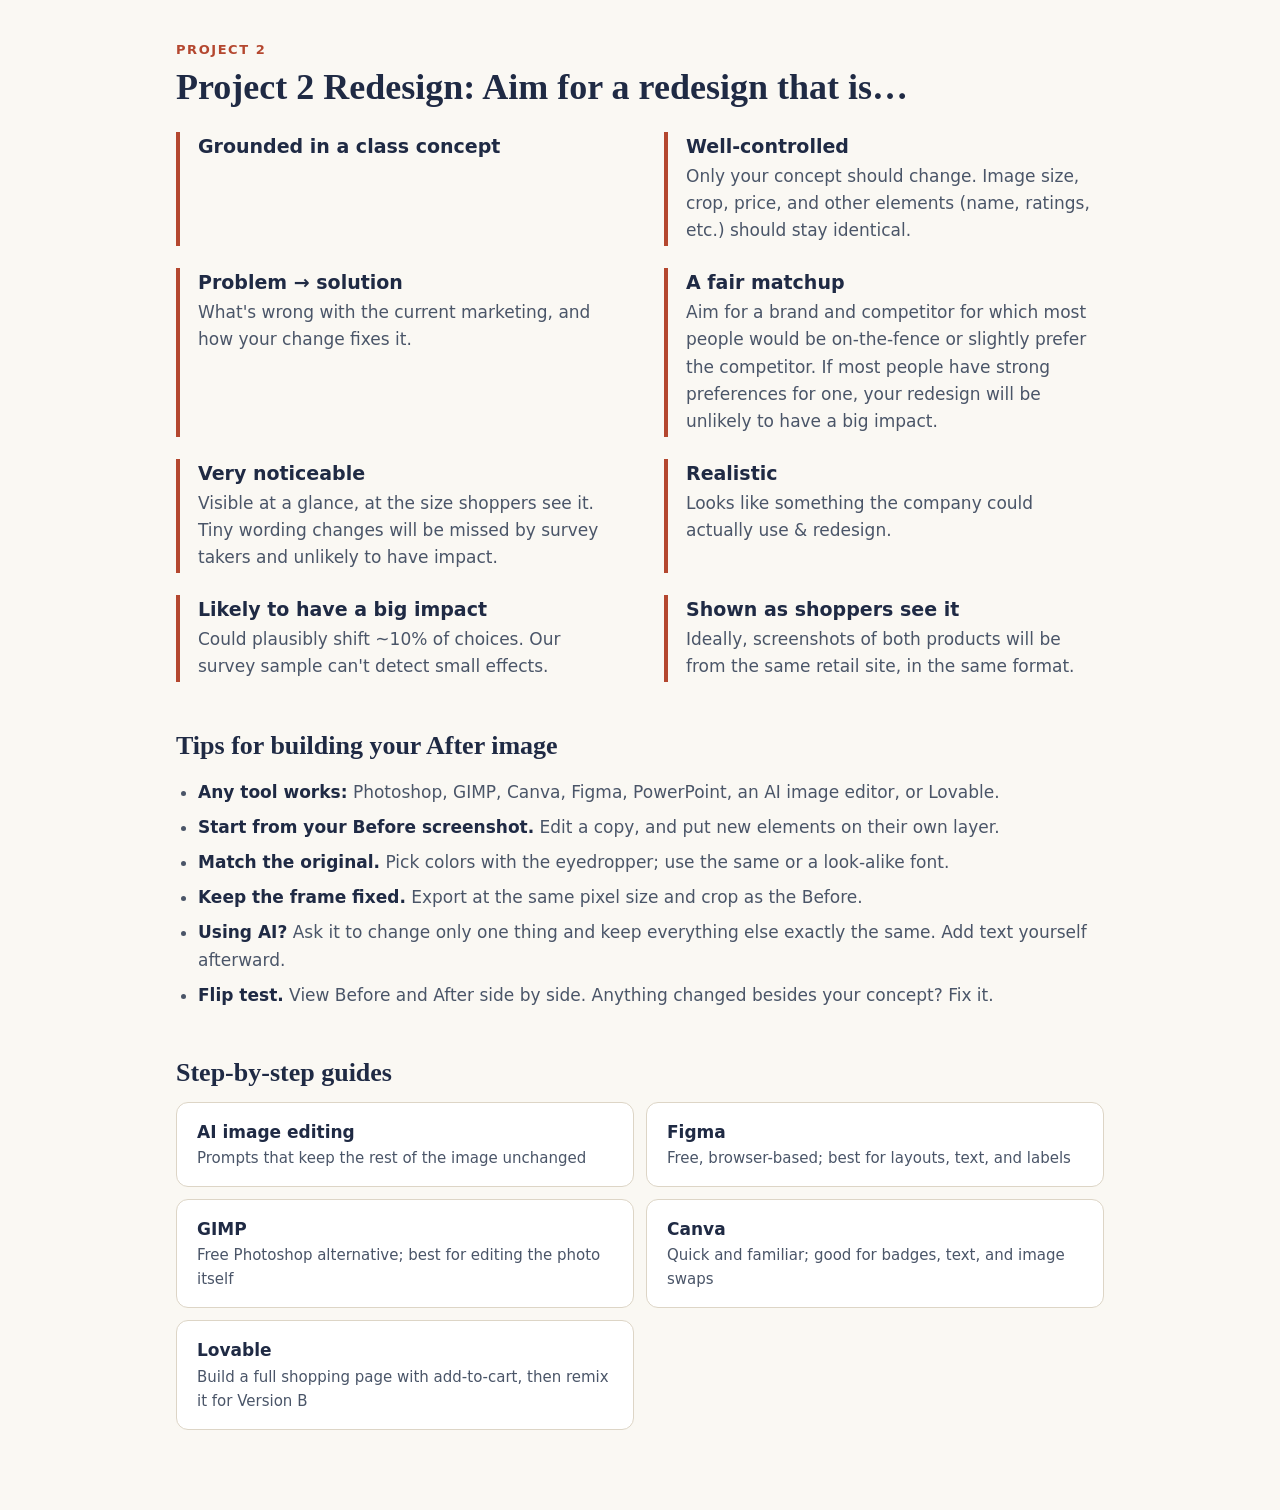
<file: index.html>
<!doctype html>
<html lang="en">
<head>
<meta charset="utf-8">
<meta name="viewport" content="width=device-width, initial-scale=1">
<title>Project 2 Redesign Guides</title>
<style>
:root{--bg:#FAF8F3;--card:#FFFFFF;--ink:#1F2A44;--muted:#4A5568;--accent:#B4472F;--line:#DDD5C6}
@media (prefers-color-scheme:dark){:root{--bg:#161B26;--card:#1F2533;--ink:#EEF0F4;--muted:#B7BECB;--accent:#E8876F;--line:#343C4D}}
*{box-sizing:border-box}
body{margin:0;background:var(--bg);color:var(--ink);font:17px/1.6 system-ui,-apple-system,"Segoe UI",Roboto,sans-serif}
main{max-width:960px;margin:0 auto;padding:40px 16px 80px}
.eyebrow{color:var(--accent);font-weight:700;letter-spacing:.12em;text-transform:uppercase;font-size:13px;margin:0}
h1{font-family:Georgia,serif;font-size:36px;line-height:1.15;margin:6px 0 24px}
h2{font-family:Georgia,serif;font-size:26px;line-height:1.2;margin:48px 0 14px}
p,li{color:var(--muted)}
b{color:var(--ink)}
.checklist{list-style:none;padding:0;margin:0;display:grid;grid-template-columns:1fr;gap:22px}
@media (min-width:720px){.checklist{grid-template-columns:1fr 1fr;grid-template-rows:repeat(4,auto);grid-auto-flow:column;column-gap:48px}}
.checklist li{border-left:4px solid var(--accent);padding:2px 0 2px 18px;margin:0}
.checklist h3{font-size:19px;line-height:1.3;margin:0 0 4px;color:var(--ink)}
.checklist p{margin:0}
.tips{padding-left:22px}
.tips li{margin:8px 0}
.guides{display:grid;grid-template-columns:1fr;gap:12px}
@media (min-width:720px){.guides{grid-template-columns:1fr 1fr}}
a.card{display:block;background:var(--card);border:1px solid var(--line);border-radius:12px;padding:16px 20px;text-decoration:none;color:var(--ink)}
a.card:hover{border-color:var(--accent)}
a.card span{display:block;color:var(--muted);font-size:15px}
</style>
</head>
<body>
<main>
<p class="eyebrow">Project 2</p>
<h1>Project 2 Redesign: Aim for a redesign that is…</h1>

<ul class="checklist">
<li><h3>Grounded in a class concept</h3></li>
<li><h3>Problem → solution</h3><p>What's wrong with the current marketing, and how your change fixes it.</p></li>
<li><h3>Very noticeable</h3><p>Visible at a glance, at the size shoppers see it. Tiny wording changes will be missed by survey takers and unlikely to have impact.</p></li>
<li><h3>Likely to have a big impact</h3><p>Could plausibly shift ~10% of choices. Our survey sample can't detect small effects.</p></li>
<li><h3>Well-controlled</h3><p>Only your concept should change. Image size, crop, price, and other elements (name, ratings, etc.) should stay identical.</p></li>
<li><h3>A fair matchup</h3><p>Aim for a brand and competitor for which most people would be on-the-fence or slightly prefer the competitor. If most people have strong preferences for one, your redesign will be unlikely to have a big impact.</p></li>
<li><h3>Realistic</h3><p>Looks like something the company could actually use &amp; redesign.</p></li>
<li><h3>Shown as shoppers see it</h3><p>Ideally, screenshots of both products will be from the same retail site, in the same format.</p></li>
</ul>

<h2>Tips for building your After image</h2>
<ul class="tips">
<li><b>Any tool works:</b> Photoshop, GIMP, Canva, Figma, PowerPoint, an AI image editor, or Lovable.</li>
<li><b>Start from your Before screenshot.</b> Edit a copy, and put new elements on their own layer.</li>
<li><b>Match the original.</b> Pick colors with the eyedropper; use the same or a look-alike font.</li>
<li><b>Keep the frame fixed.</b> Export at the same pixel size and crop as the Before.</li>
<li><b>Using AI?</b> Ask it to change only one thing and keep everything else exactly the same. Add text yourself afterward.</li>
<li><b>Flip test.</b> View Before and After side by side. Anything changed besides your concept? Fix it.</li>
</ul>

<h2>Step-by-step guides</h2>
<div class="guides">
<a class="card" href="ai/"><b>AI image editing</b><span>Prompts that keep the rest of the image unchanged</span></a>
<a class="card" href="figma/"><b>Figma</b><span>Free, browser-based; best for layouts, text, and labels</span></a>
<a class="card" href="gimp/"><b>GIMP</b><span>Free Photoshop alternative; best for editing the photo itself</span></a>
<a class="card" href="canva/"><b>Canva</b><span>Quick and familiar; good for badges, text, and image swaps</span></a>
<a class="card" href="lovable/"><b>Lovable</b><span>Build a full shopping page with add-to-cart, then remix it for Version B</span></a>
</div>
</main>
</body>
</html>
</file>
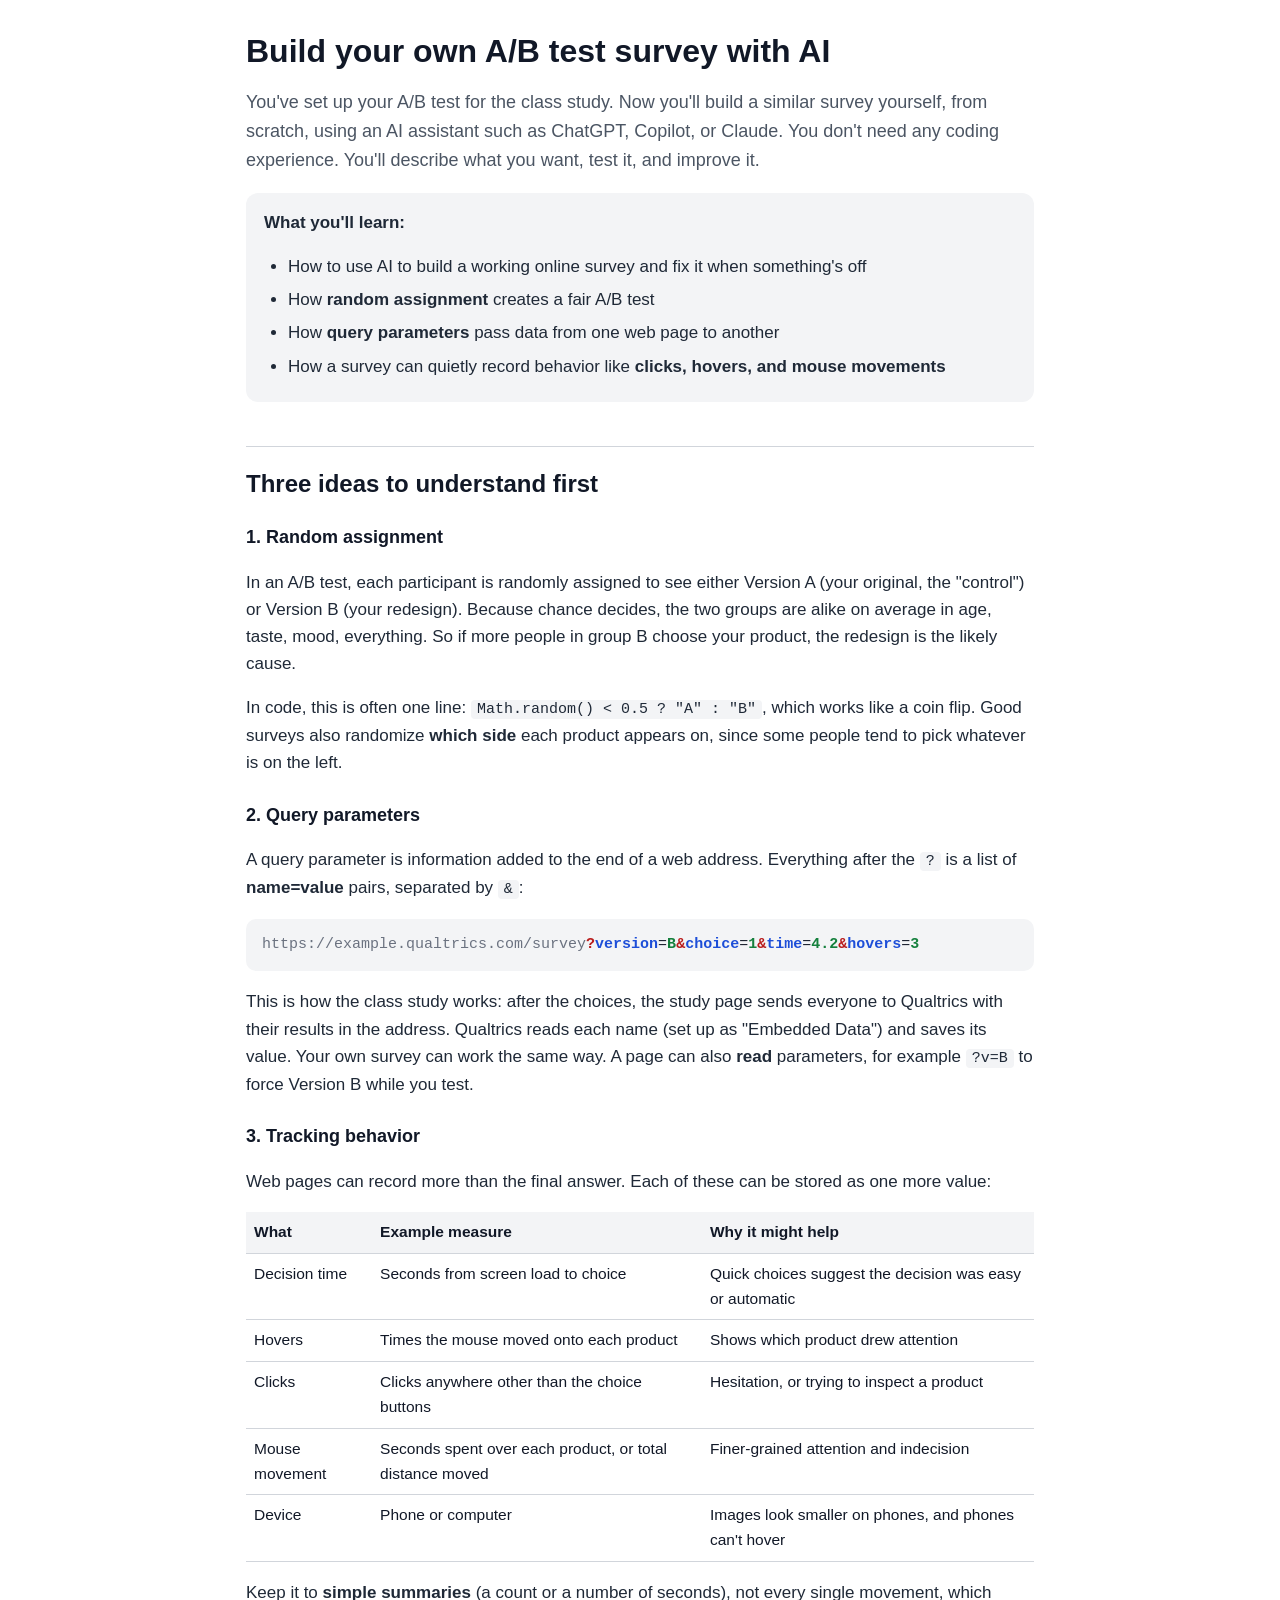
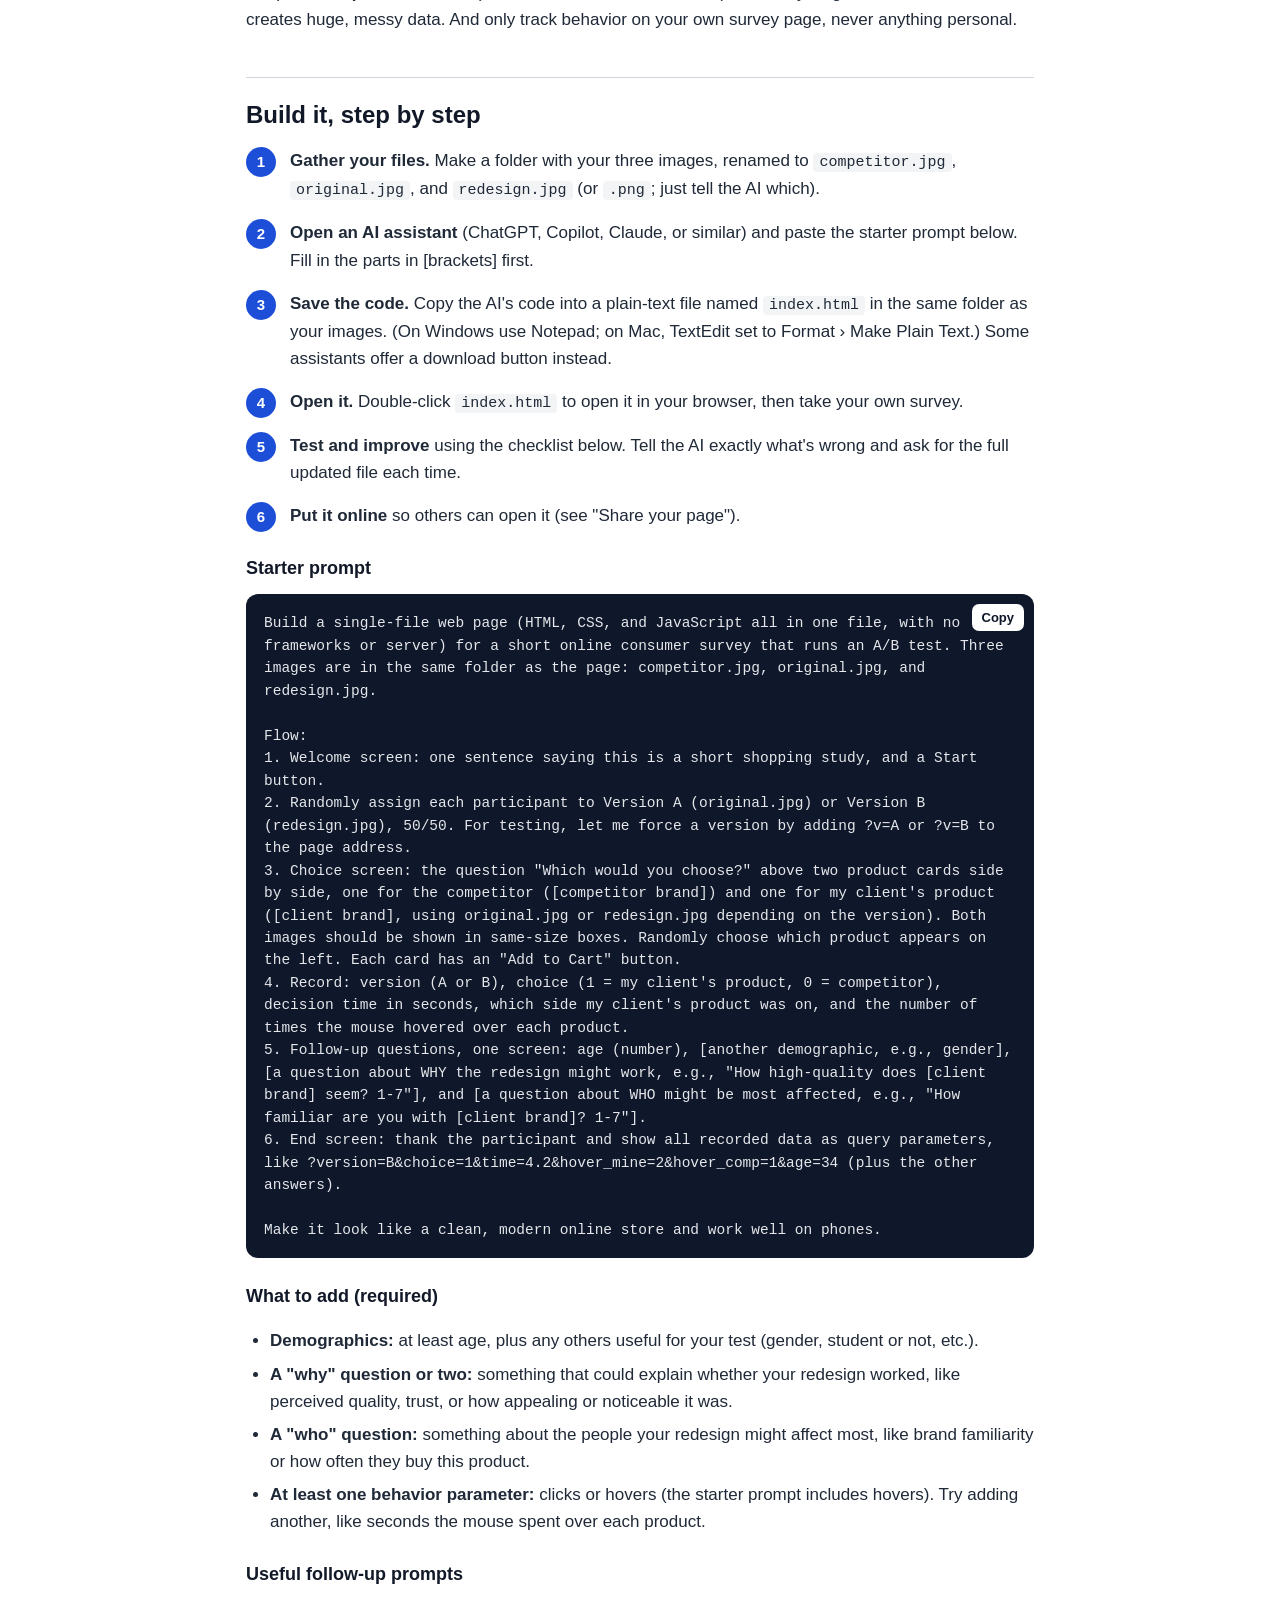
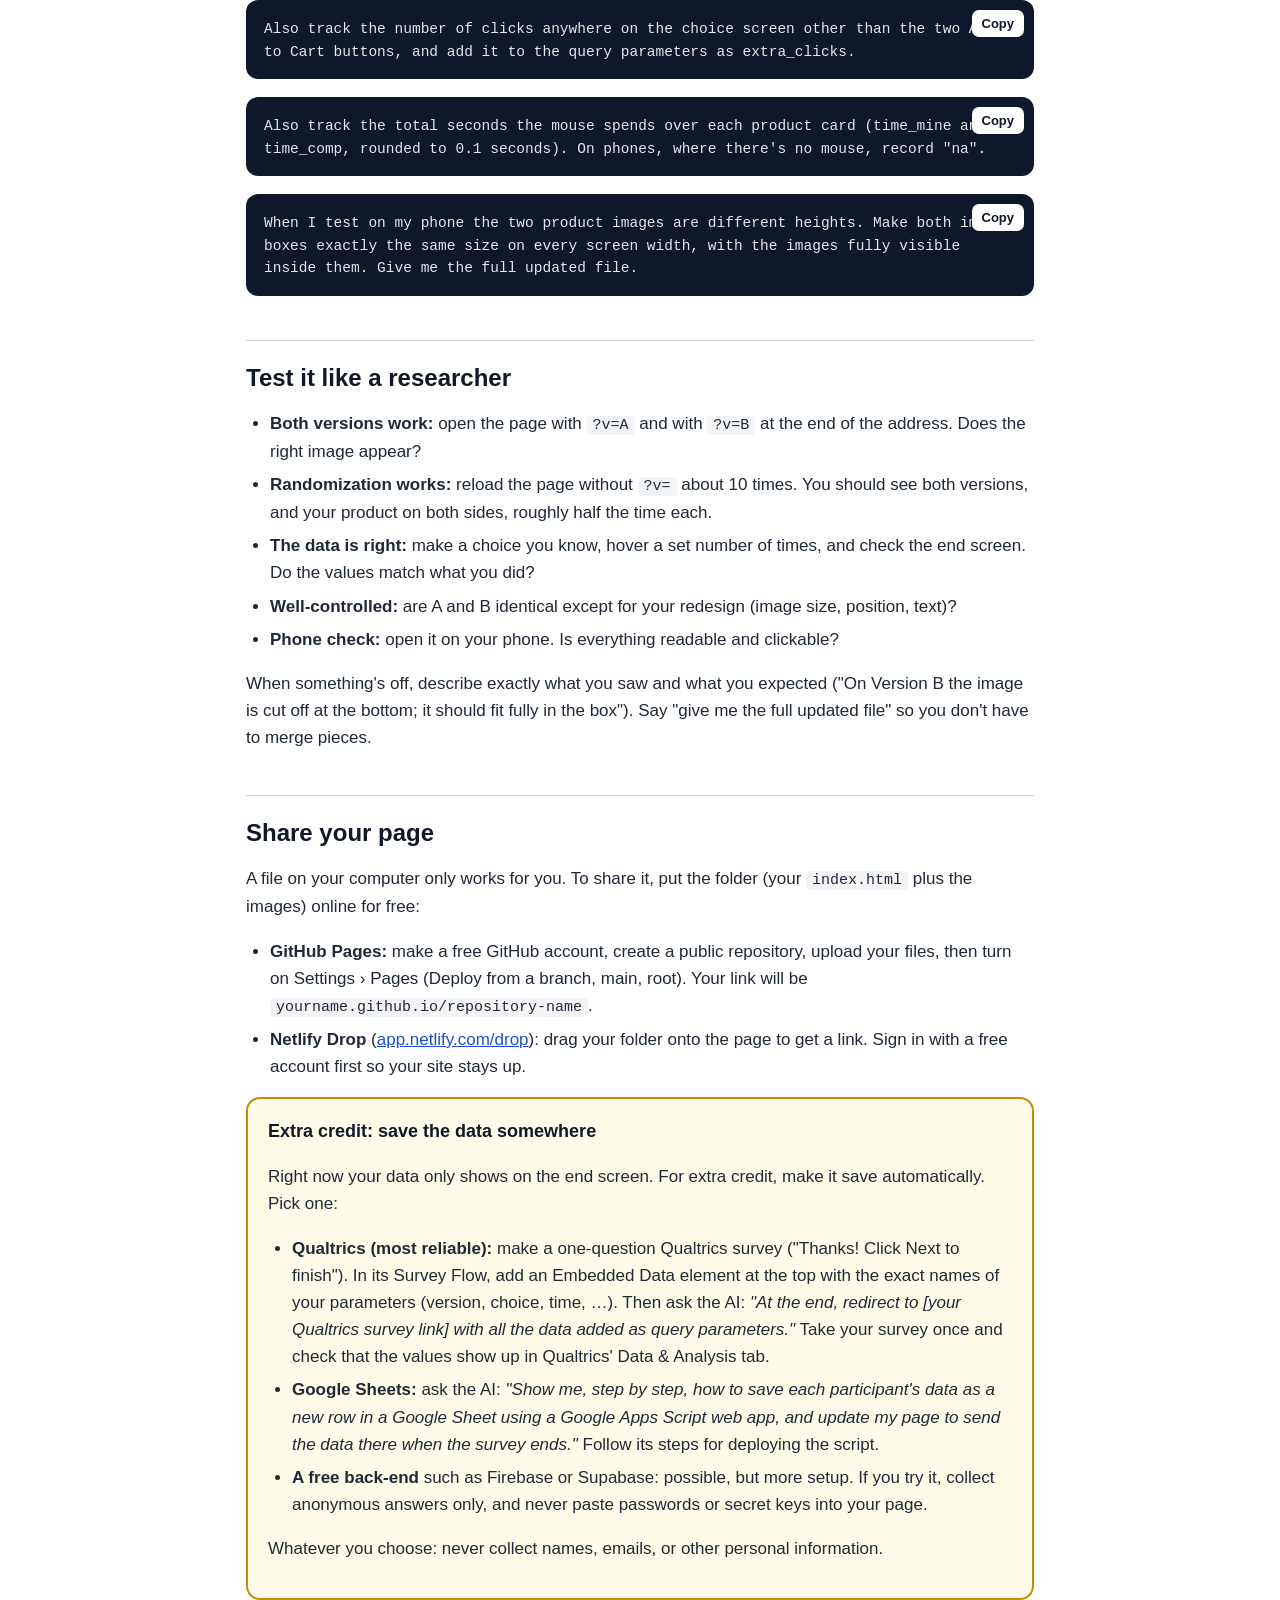
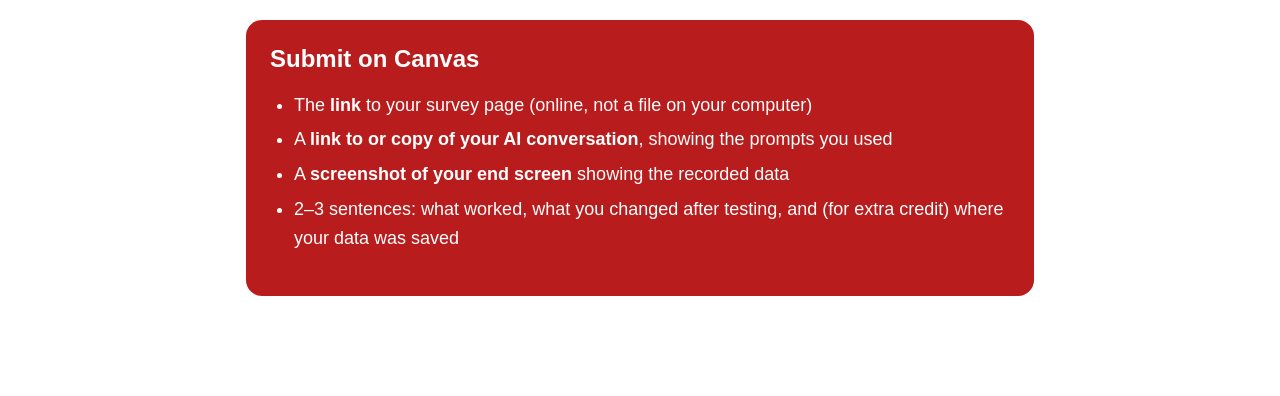
<file: ai-survey/index.html>
<!doctype html>
<html lang="en">
<head>
<meta charset="utf-8">
<meta name="viewport" content="width=device-width, initial-scale=1">
<title>Build Your Own A/B Test Survey with AI</title>
<style>
:root{--bg:#FFFFFF;--ink:#111827;--muted:#4B5563;--accent:#1D4ED8;--line:#D1D5DB;--soft:#F3F4F6;--code:#F3F4F6}
*{box-sizing:border-box}
body{margin:0;background:var(--bg);color:var(--ink);font:17px/1.6 Arial,Helvetica,sans-serif}
main{max-width:820px;margin:0 auto;padding:32px 16px 90px}
h1{font-size:32px;line-height:1.2;margin:0 0 12px}
h2{font-size:24px;line-height:1.25;margin:44px 0 10px;padding-top:22px;border-top:1px solid var(--line)}
h3{font-size:18px;margin:24px 0 6px}
p,li{color:#1F2937}
.lead{font-size:18px;color:var(--muted)}
a{color:var(--accent)}
ul,ol{padding-left:24px}
li{margin:6px 0}
code{font-family:Consolas,Menlo,monospace;font-size:15px;background:var(--code);padding:1px 6px;border-radius:4px}
.box{background:var(--soft);border-radius:12px;padding:16px 18px;margin:16px 0}
.box p:first-child,.box ul:first-child{margin-top:0}
.box p:last-child,.box ul:last-child{margin-bottom:0}
.prompt{position:relative;background:#0F172A;color:#E5E7EB;border-radius:12px;padding:18px 18px 16px;margin:12px 0 18px;font-family:Consolas,Menlo,monospace;font-size:14.5px;line-height:1.55;white-space:pre-wrap;overflow-wrap:anywhere}
.copy{position:absolute;top:10px;right:10px;font:600 13px Arial,sans-serif;background:#fff;color:#0F172A;border:0;border-radius:7px;padding:6px 10px;cursor:pointer}
.url{font-family:Consolas,Menlo,monospace;font-size:15px;background:var(--soft);border-radius:10px;padding:14px 16px;overflow-x:auto;white-space:nowrap}
.url .base{color:#6B7280}.url .q{color:#B91C1C;font-weight:700}.url .k{color:#1D4ED8;font-weight:700}.url .v{color:#15803D;font-weight:700}.url .a{color:#B91C1C;font-weight:700}
table{border-collapse:collapse;width:100%;font-size:15.5px;margin:10px 0}
th,td{border-bottom:1px solid var(--line);padding:8px 8px;text-align:left;vertical-align:top}
th{background:var(--soft)}
.steps{counter-reset:s;list-style:none;padding:0}
.steps>li{counter-increment:s;position:relative;padding-left:44px;margin:16px 0}
.steps>li::before{content:counter(s);position:absolute;left:0;top:0;width:30px;height:30px;border-radius:50%;background:var(--accent);color:#fff;font-weight:700;display:flex;align-items:center;justify-content:center;font-size:15px}
.ec{border:2px solid #CA8A04;background:#FEFCE8;border-radius:14px;padding:18px 20px;margin:16px 0}
.ec h3{margin-top:0}
.submit{background:#B91C1C;color:#fff;border-radius:16px;padding:24px 24px 26px;margin:20px 0}
.submit h2{color:#fff;border:0;margin:0 0 10px;padding:0}
.submit p,.submit li{color:#fff;font-size:18px}
@media (max-width:600px){h1{font-size:27px} h2{font-size:21px} .url{font-size:13px}}
</style>
</head>
<body>
<main>
<h1>Build your own A/B test survey with AI</h1>
<p class="lead">You've set up your A/B test for the class study. Now you'll build a similar survey yourself, from scratch, using an AI assistant such as ChatGPT, Copilot, or Claude. You don't need any coding experience. You'll describe what you want, test it, and improve it.</p>
<div class="box">
<p><b>What you'll learn:</b></p>
<ul>
  <li>How to use AI to build a working online survey and fix it when something's off</li>
  <li>How <b>random assignment</b> creates a fair A/B test</li>
  <li>How <b>query parameters</b> pass data from one web page to another</li>
  <li>How a survey can quietly record behavior like <b>clicks, hovers, and mouse movements</b></li>
</ul>
</div>

<h2>Three ideas to understand first</h2>

<h3>1. Random assignment</h3>
<p>In an A/B test, each participant is randomly assigned to see either Version A (your original, the "control") or Version B (your redesign). Because chance decides, the two groups are alike on average in age, taste, mood, everything. So if more people in group B choose your product, the redesign is the likely cause.</p>
<p>In code, this is often one line: <code>Math.random() &lt; 0.5 ? "A" : "B"</code>, which works like a coin flip. Good surveys also randomize <b>which side</b> each product appears on, since some people tend to pick whatever is on the left.</p>

<h3>2. Query parameters</h3>
<p>A query parameter is information added to the end of a web address. Everything after the <code>?</code> is a list of <b>name=value</b> pairs, separated by <code>&amp;</code>:</p>
<div class="url"><span class="base">https://example.qualtrics.com/survey</span><span class="q">?</span><span class="k">version</span>=<span class="v">B</span><span class="a">&amp;</span><span class="k">choice</span>=<span class="v">1</span><span class="a">&amp;</span><span class="k">time</span>=<span class="v">4.2</span><span class="a">&amp;</span><span class="k">hovers</span>=<span class="v">3</span></div>
<p>This is how the class study works: after the choices, the study page sends everyone to Qualtrics with their results in the address. Qualtrics reads each name (set up as "Embedded Data") and saves its value. Your own survey can work the same way. A page can also <b>read</b> parameters, for example <code>?v=B</code> to force Version B while you test.</p>

<h3>3. Tracking behavior</h3>
<p>Web pages can record more than the final answer. Each of these can be stored as one more value:</p>
<table>
<tr><th>What</th><th>Example measure</th><th>Why it might help</th></tr>
<tr><td>Decision time</td><td>Seconds from screen load to choice</td><td>Quick choices suggest the decision was easy or automatic</td></tr>
<tr><td>Hovers</td><td>Times the mouse moved onto each product</td><td>Shows which product drew attention</td></tr>
<tr><td>Clicks</td><td>Clicks anywhere other than the choice buttons</td><td>Hesitation, or trying to inspect a product</td></tr>
<tr><td>Mouse movement</td><td>Seconds spent over each product, or total distance moved</td><td>Finer-grained attention and indecision</td></tr>
<tr><td>Device</td><td>Phone or computer</td><td>Images look smaller on phones, and phones can't hover</td></tr>
</table>
<p>Keep it to <b>simple summaries</b> (a count or a number of seconds), not every single movement, which creates huge, messy data. And only track behavior on your own survey page, never anything personal.</p>

<h2>Build it, step by step</h2>
<ol class="steps">
<li><b>Gather your files.</b> Make a folder with your three images, renamed to <code>competitor.jpg</code>, <code>original.jpg</code>, and <code>redesign.jpg</code> (or <code>.png</code>; just tell the AI which).</li>
<li><b>Open an AI assistant</b> (ChatGPT, Copilot, Claude, or similar) and paste the starter prompt below. Fill in the parts in [brackets] first.</li>
<li><b>Save the code.</b> Copy the AI's code into a plain-text file named <code>index.html</code> in the same folder as your images. (On Windows use Notepad; on Mac, TextEdit set to Format › Make Plain Text.) Some assistants offer a download button instead.</li>
<li><b>Open it.</b> Double-click <code>index.html</code> to open it in your browser, then take your own survey.</li>
<li><b>Test and improve</b> using the checklist below. Tell the AI exactly what's wrong and ask for the full updated file each time.</li>
<li><b>Put it online</b> so others can open it (see "Share your page").</li>
</ol>

<h3>Starter prompt</h3>
<div class="prompt" id="p1">Build a single-file web page (HTML, CSS, and JavaScript all in one file, with no frameworks or server) for a short online consumer survey that runs an A/B test. Three images are in the same folder as the page: competitor.jpg, original.jpg, and redesign.jpg.

Flow:
1. Welcome screen: one sentence saying this is a short shopping study, and a Start button.
2. Randomly assign each participant to Version A (original.jpg) or Version B (redesign.jpg), 50/50. For testing, let me force a version by adding ?v=A or ?v=B to the page address.
3. Choice screen: the question "Which would you choose?" above two product cards side by side, one for the competitor ([competitor brand]) and one for my client's product ([client brand], using original.jpg or redesign.jpg depending on the version). Both images should be shown in same-size boxes. Randomly choose which product appears on the left. Each card has an "Add to Cart" button.
4. Record: version (A or B), choice (1 = my client's product, 0 = competitor), decision time in seconds, which side my client's product was on, and the number of times the mouse hovered over each product.
5. Follow-up questions, one screen: age (number), [another demographic, e.g., gender], [a question about WHY the redesign might work, e.g., "How high-quality does [client brand] seem? 1-7"], and [a question about WHO might be most affected, e.g., "How familiar are you with [client brand]? 1-7"].
6. End screen: thank the participant and show all recorded data as query parameters, like ?version=B&amp;choice=1&amp;time=4.2&amp;hover_mine=2&amp;hover_comp=1&amp;age=34 (plus the other answers).

Make it look like a clean, modern online store and work well on phones.</div>

<h3>What to add (required)</h3>
<ul>
  <li><b>Demographics:</b> at least age, plus any others useful for your test (gender, student or not, etc.).</li>
  <li><b>A "why" question or two:</b> something that could explain whether your redesign worked, like perceived quality, trust, or how appealing or noticeable it was.</li>
  <li><b>A "who" question:</b> something about the people your redesign might affect most, like brand familiarity or how often they buy this product.</li>
  <li><b>At least one behavior parameter:</b> clicks or hovers (the starter prompt includes hovers). Try adding another, like seconds the mouse spent over each product.</li>
</ul>

<h3>Useful follow-up prompts</h3>
<div class="prompt" id="p2">Also track the number of clicks anywhere on the choice screen other than the two Add to Cart buttons, and add it to the query parameters as extra_clicks.</div>
<div class="prompt" id="p3">Also track the total seconds the mouse spends over each product card (time_mine and time_comp, rounded to 0.1 seconds). On phones, where there's no mouse, record "na".</div>
<div class="prompt" id="p4">When I test on my phone the two product images are different heights. Make both image boxes exactly the same size on every screen width, with the images fully visible inside them. Give me the full updated file.</div>

<h2>Test it like a researcher</h2>
<ul>
  <li><b>Both versions work:</b> open the page with <code>?v=A</code> and with <code>?v=B</code> at the end of the address. Does the right image appear?</li>
  <li><b>Randomization works:</b> reload the page without <code>?v=</code> about 10 times. You should see both versions, and your product on both sides, roughly half the time each.</li>
  <li><b>The data is right:</b> make a choice you know, hover a set number of times, and check the end screen. Do the values match what you did?</li>
  <li><b>Well-controlled:</b> are A and B identical except for your redesign (image size, position, text)?</li>
  <li><b>Phone check:</b> open it on your phone. Is everything readable and clickable?</li>
</ul>
<p>When something's off, describe exactly what you saw and what you expected ("On Version B the image is cut off at the bottom; it should fit fully in the box"). Say "give me the full updated file" so you don't have to merge pieces.</p>

<h2>Share your page</h2>
<p>A file on your computer only works for you. To share it, put the folder (your <code>index.html</code> plus the images) online for free:</p>
<ul>
  <li><b>GitHub Pages:</b> make a free GitHub account, create a public repository, upload your files, then turn on Settings › Pages (Deploy from a branch, main, root). Your link will be <code>yourname.github.io/repository-name</code>.</li>
  <li><b>Netlify Drop</b> (<a href="https://app.netlify.com/drop">app.netlify.com/drop</a>): drag your folder onto the page to get a link. Sign in with a free account first so your site stays up.</li>
</ul>

<div class="ec">
<h3>Extra credit: save the data somewhere</h3>
<p>Right now your data only shows on the end screen. For extra credit, make it save automatically. Pick one:</p>
<ul>
  <li><b>Qualtrics (most reliable):</b> make a one-question Qualtrics survey ("Thanks! Click Next to finish"). In its Survey Flow, add an Embedded Data element at the top with the exact names of your parameters (version, choice, time, …). Then ask the AI: <i>"At the end, redirect to [your Qualtrics survey link] with all the data added as query parameters."</i> Take your survey once and check that the values show up in Qualtrics' Data &amp; Analysis tab.</li>
  <li><b>Google Sheets:</b> ask the AI: <i>"Show me, step by step, how to save each participant's data as a new row in a Google Sheet using a Google Apps Script web app, and update my page to send the data there when the survey ends."</i> Follow its steps for deploying the script.</li>
  <li><b>A free back-end</b> such as Firebase or Supabase: possible, but more setup. If you try it, collect anonymous answers only, and never paste passwords or secret keys into your page.</li>
</ul>
<p>Whatever you choose: never collect names, emails, or other personal information.</p>
</div>

<div class="submit">
<h2>Submit on Canvas</h2>
<ul>
  <li>The <b>link</b> to your survey page (online, not a file on your computer)</li>
  <li>A <b>link to or copy of your AI conversation</b>, showing the prompts you used</li>
  <li>A <b>screenshot of your end screen</b> showing the recorded data</li>
  <li>2–3 sentences: what worked, what you changed after testing, and (for extra credit) where your data was saved</li>
</ul>
</div>
</main>
<script>
document.querySelectorAll(".prompt").forEach(el=>{
  const b = document.createElement("button"); b.className = "copy"; b.type = "button"; b.textContent = "Copy";
  b.onclick = async ()=>{ const t = el.childNodes[0].textContent; try{ await navigator.clipboard.writeText(t); b.textContent = "Copied ✓"; }catch(e){ b.textContent = "Select & copy"; } setTimeout(()=>b.textContent="Copy",1600); };
  el.appendChild(b);
});
</script>
</body>
</html>
</file>
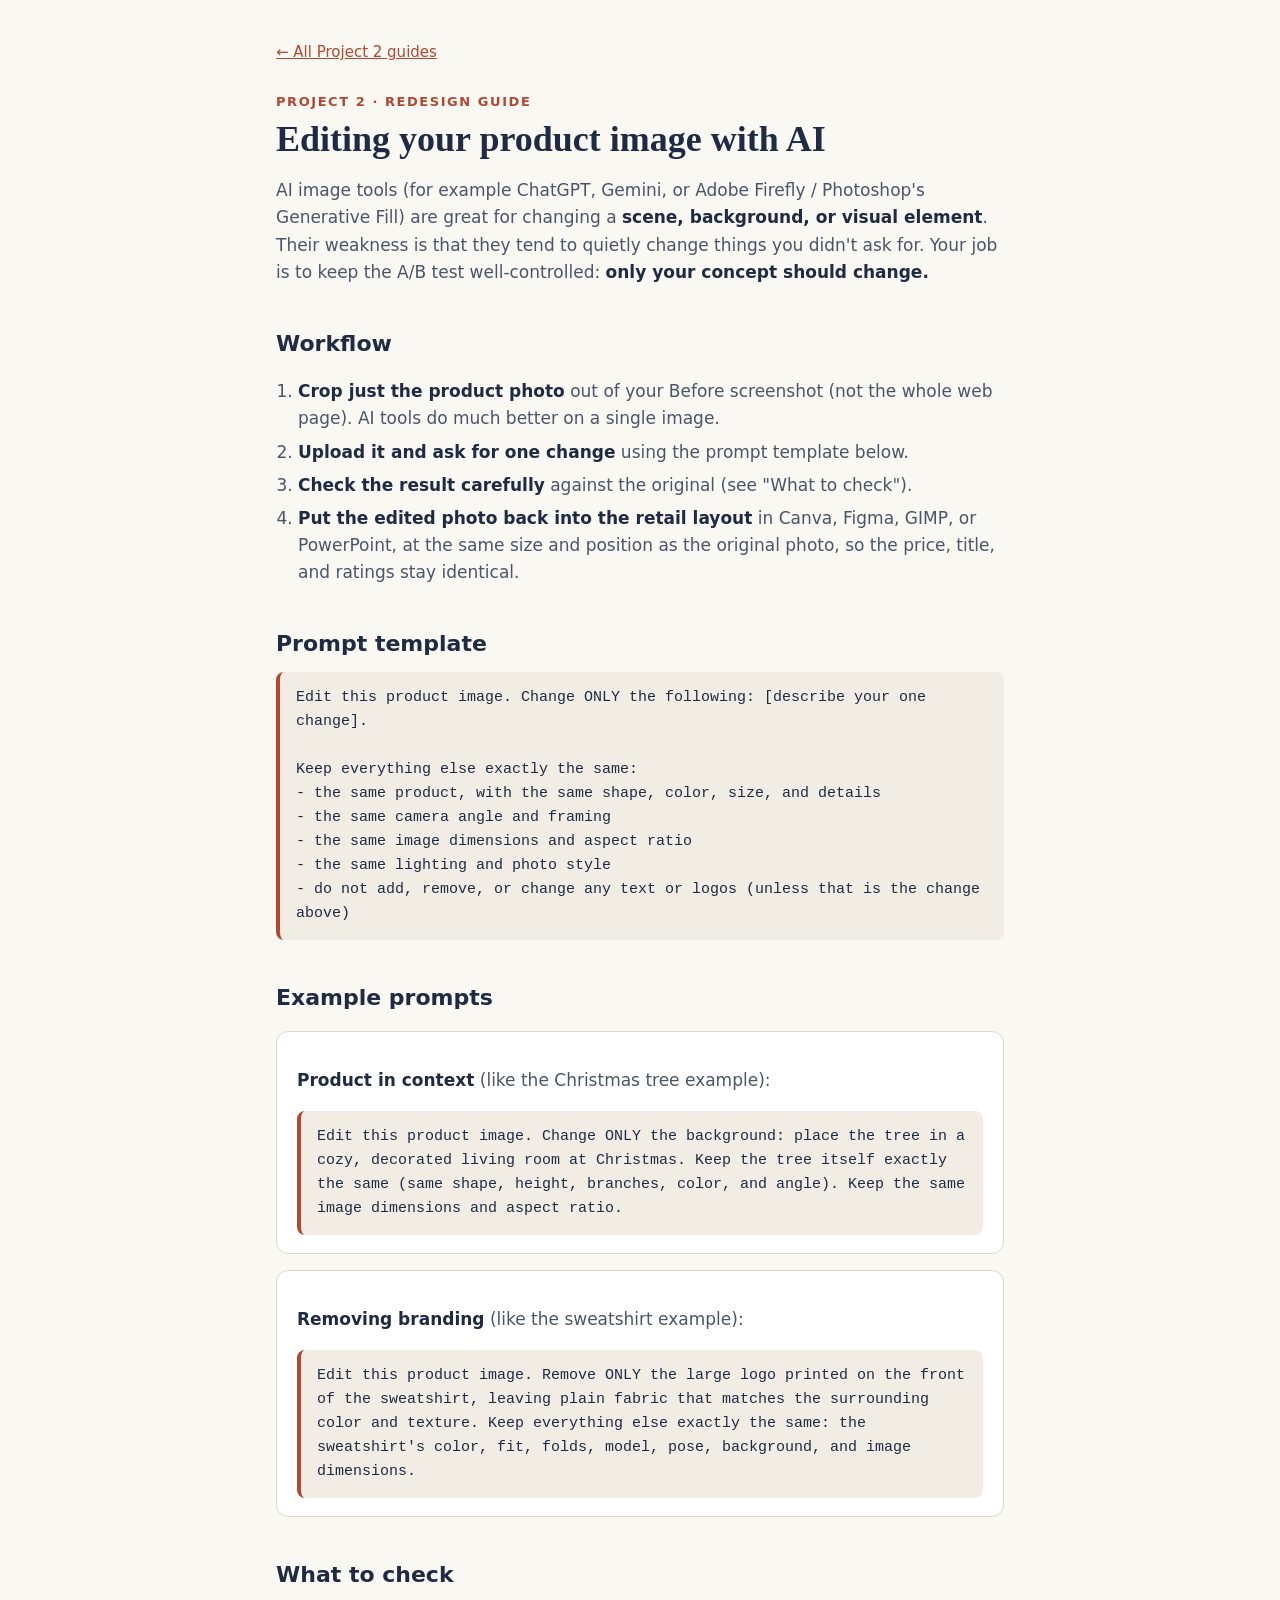
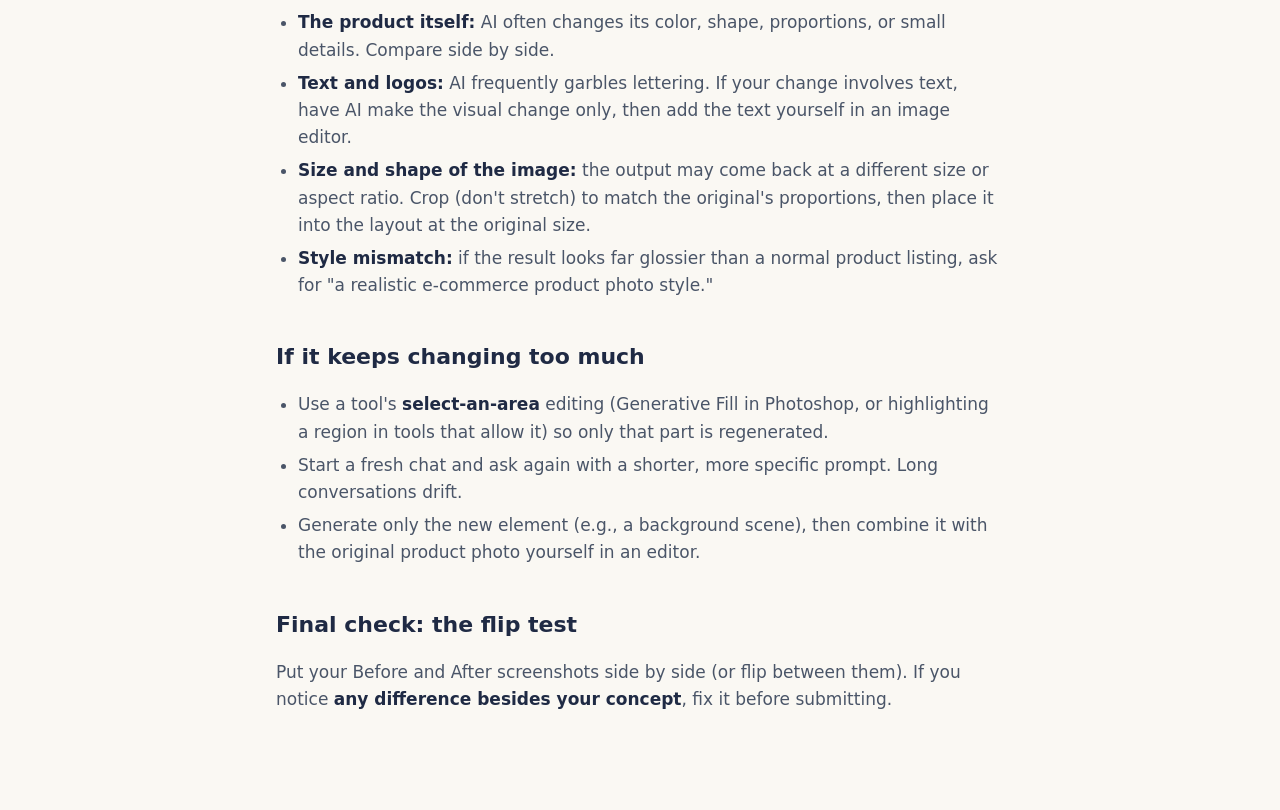
<file: ai/index.html>
<!doctype html>
<html lang="en">
<head>
<meta charset="utf-8">
<meta name="viewport" content="width=device-width, initial-scale=1">
<title>AI Image Editing Tips · Project 2</title>
<style>
:root{--bg:#FAF8F3;--card:#FFFFFF;--ink:#1F2A44;--muted:#4A5568;--accent:#B4472F;--line:#DDD5C6;--code:#F1EDE4}
@media (prefers-color-scheme:dark){:root{--bg:#161B26;--card:#1F2533;--ink:#EEF0F4;--muted:#B7BECB;--accent:#E8876F;--line:#343C4D;--code:#262D3D}}
*{box-sizing:border-box}
body{margin:0;background:var(--bg);color:var(--ink);font:17px/1.6 system-ui,-apple-system,"Segoe UI",Roboto,sans-serif}
main{max-width:760px;margin:0 auto;padding:40px 16px 80px}
.eyebrow{color:var(--accent);font-weight:700;letter-spacing:.12em;text-transform:uppercase;font-size:13px;margin:0}
h1{font-family:Georgia,serif;font-size:36px;line-height:1.15;margin:6px 0 12px}
h2{font-size:22px;margin:40px 0 10px}
p,li{color:var(--muted)}
b,strong{color:var(--ink)}
ol,ul{padding-left:22px}
li{margin:6px 0}
.card{background:var(--card);border:1px solid var(--line);border-radius:12px;padding:18px 20px;margin:16px 0}
.prompt{background:var(--code);border-left:4px solid var(--accent);border-radius:8px;padding:14px 16px;font-family:ui-monospace,Menlo,Consolas,monospace;font-size:15px;white-space:pre-wrap;color:var(--ink)}
kbd{background:var(--code);border:1px solid var(--line);border-radius:4px;padding:1px 6px;font-size:14px}
a{color:var(--accent)}
nav{font-size:15px;margin-bottom:28px}
</style>
</head>
<body>
<main>
<nav><a href="../">← All Project 2 guides</a></nav>
<p class="eyebrow">Project 2 · Redesign guide</p>
<h1>Editing your product image with AI</h1>
<p>AI image tools (for example ChatGPT, Gemini, or Adobe Firefly / Photoshop's Generative Fill) are great for changing a <b>scene, background, or visual element</b>. Their weakness is that they tend to quietly change things you didn't ask for. Your job is to keep the A/B test well-controlled: <b>only your concept should change.</b></p>

<h2>Workflow</h2>
<ol>
<li><b>Crop just the product photo</b> out of your Before screenshot (not the whole web page). AI tools do much better on a single image.</li>
<li><b>Upload it and ask for one change</b> using the prompt template below.</li>
<li><b>Check the result carefully</b> against the original (see "What to check").</li>
<li><b>Put the edited photo back into the retail layout</b> in Canva, Figma, GIMP, or PowerPoint, at the same size and position as the original photo, so the price, title, and ratings stay identical.</li>
</ol>

<h2>Prompt template</h2>
<div class="prompt">Edit this product image. Change ONLY the following: [describe your one change].

Keep everything else exactly the same:
- the same product, with the same shape, color, size, and details
- the same camera angle and framing
- the same image dimensions and aspect ratio
- the same lighting and photo style
- do not add, remove, or change any text or logos (unless that is the change above)</div>

<h2>Example prompts</h2>
<div class="card">
<p><b>Product in context</b> (like the Christmas tree example):</p>
<div class="prompt">Edit this product image. Change ONLY the background: place the tree in a cozy, decorated living room at Christmas. Keep the tree itself exactly the same (same shape, height, branches, color, and angle). Keep the same image dimensions and aspect ratio.</div>
</div>
<div class="card">
<p><b>Removing branding</b> (like the sweatshirt example):</p>
<div class="prompt">Edit this product image. Remove ONLY the large logo printed on the front of the sweatshirt, leaving plain fabric that matches the surrounding color and texture. Keep everything else exactly the same: the sweatshirt's color, fit, folds, model, pose, background, and image dimensions.</div>
</div>

<h2>What to check</h2>
<ul>
<li><b>The product itself:</b> AI often changes its color, shape, proportions, or small details. Compare side by side.</li>
<li><b>Text and logos:</b> AI frequently garbles lettering. If your change involves text, have AI make the visual change only, then add the text yourself in an image editor.</li>
<li><b>Size and shape of the image:</b> the output may come back at a different size or aspect ratio. Crop (don't stretch) to match the original's proportions, then place it into the layout at the original size.</li>
<li><b>Style mismatch:</b> if the result looks far glossier than a normal product listing, ask for "a realistic e-commerce product photo style."</li>
</ul>

<h2>If it keeps changing too much</h2>
<ul>
<li>Use a tool's <b>select-an-area</b> editing (Generative Fill in Photoshop, or highlighting a region in tools that allow it) so only that part is regenerated.</li>
<li>Start a fresh chat and ask again with a shorter, more specific prompt. Long conversations drift.</li>
<li>Generate only the new element (e.g., a background scene), then combine it with the original product photo yourself in an editor.</li>
</ul>

<h2>Final check: the flip test</h2>
<p>Put your Before and After screenshots side by side (or flip between them). If you notice <b>any difference besides your concept</b>, fix it before submitting.</p>
</main>
</body>
</html>
</file>
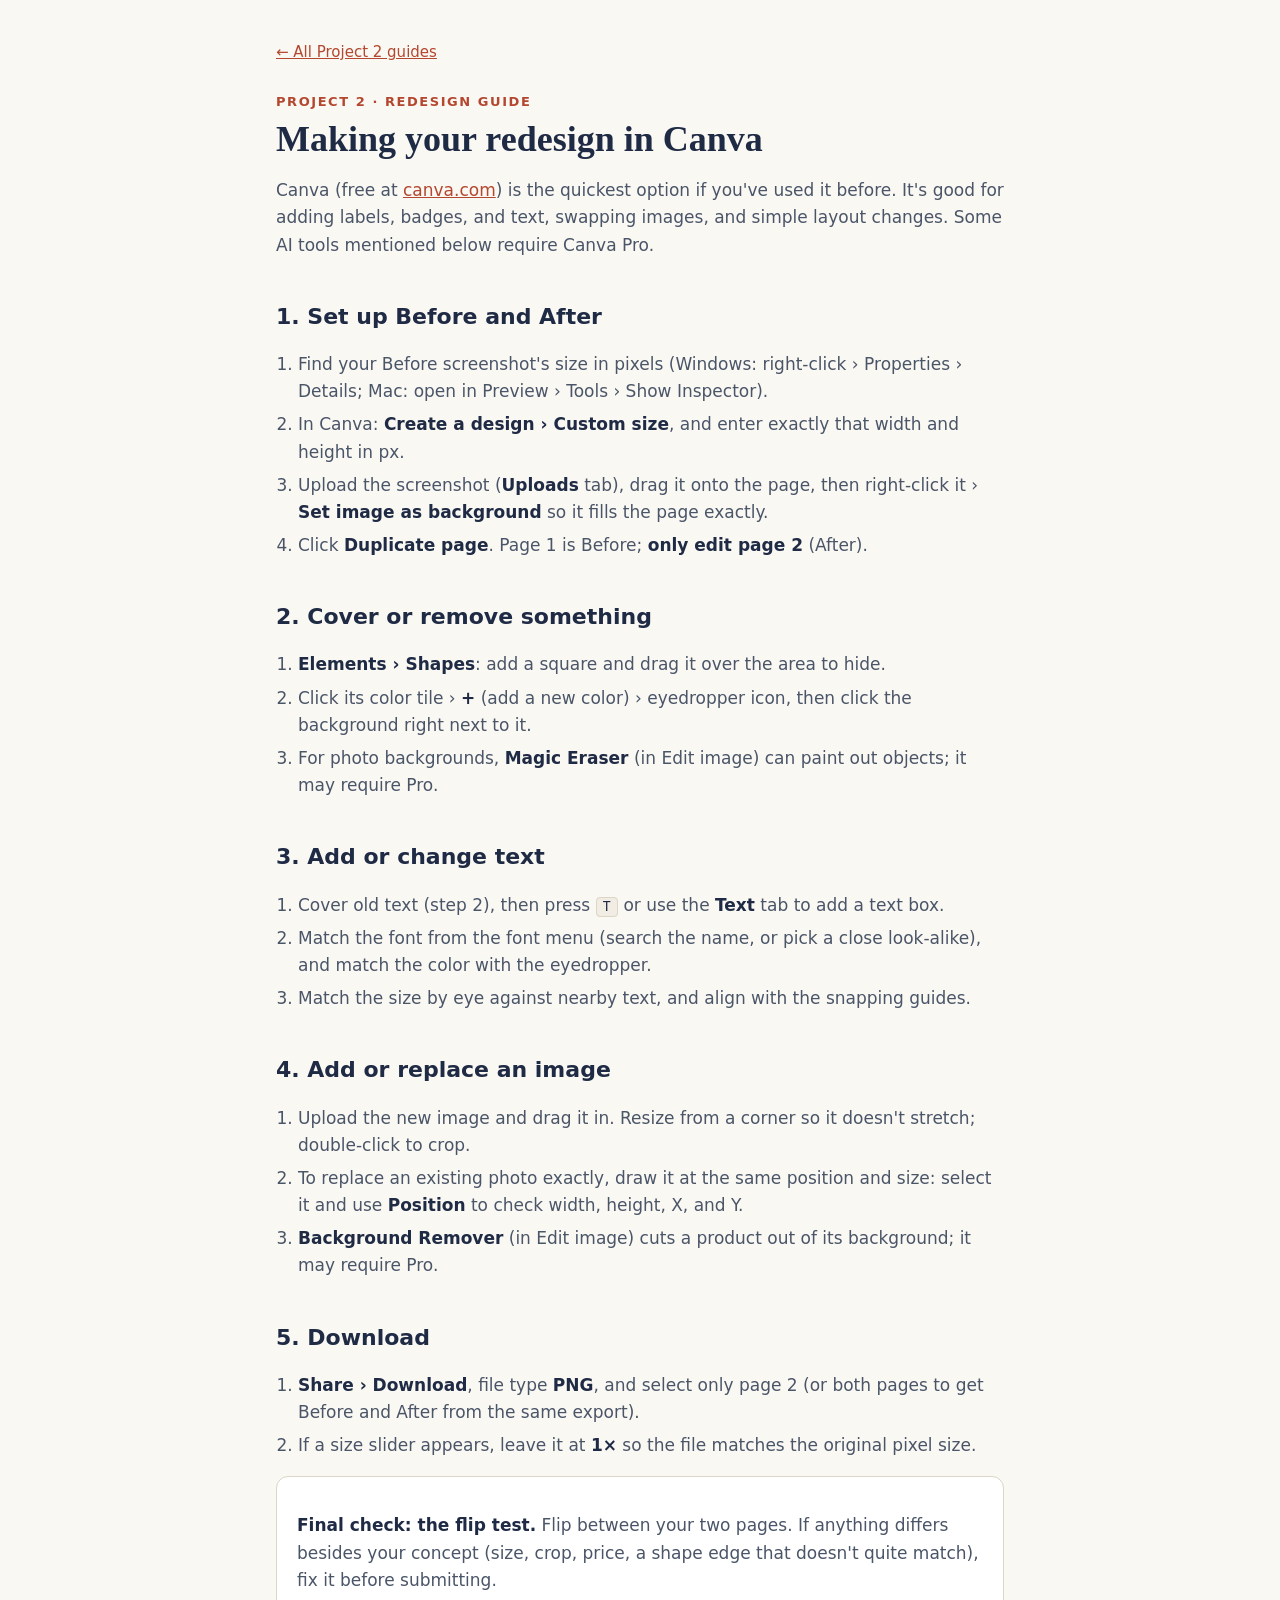
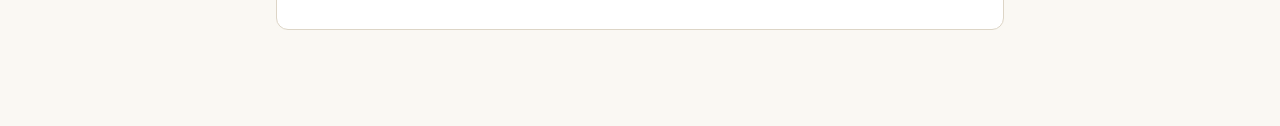
<file: canva/index.html>
<!doctype html>
<html lang="en">
<head>
<meta charset="utf-8">
<meta name="viewport" content="width=device-width, initial-scale=1">
<title>Canva Redesign Tips · Project 2</title>
<style>
:root{--bg:#FAF8F3;--card:#FFFFFF;--ink:#1F2A44;--muted:#4A5568;--accent:#B4472F;--line:#DDD5C6;--code:#F1EDE4}
@media (prefers-color-scheme:dark){:root{--bg:#161B26;--card:#1F2533;--ink:#EEF0F4;--muted:#B7BECB;--accent:#E8876F;--line:#343C4D;--code:#262D3D}}
*{box-sizing:border-box}
body{margin:0;background:var(--bg);color:var(--ink);font:17px/1.6 system-ui,-apple-system,"Segoe UI",Roboto,sans-serif}
main{max-width:760px;margin:0 auto;padding:40px 16px 80px}
.eyebrow{color:var(--accent);font-weight:700;letter-spacing:.12em;text-transform:uppercase;font-size:13px;margin:0}
h1{font-family:Georgia,serif;font-size:36px;line-height:1.15;margin:6px 0 12px}
h2{font-size:22px;margin:40px 0 10px}
p,li{color:var(--muted)}
b,strong{color:var(--ink)}
ol,ul{padding-left:22px}
li{margin:6px 0}
.card{background:var(--card);border:1px solid var(--line);border-radius:12px;padding:18px 20px;margin:16px 0}
kbd{background:var(--code);border:1px solid var(--line);border-radius:4px;padding:1px 6px;font-size:14px;color:var(--ink)}
a{color:var(--accent)}
nav{font-size:15px;margin-bottom:28px}
</style>
</head>
<body>
<main>
<nav><a href="../">← All Project 2 guides</a></nav>
<p class="eyebrow">Project 2 · Redesign guide</p>
<h1>Making your redesign in Canva</h1>
<p>Canva (free at <a href="https://www.canva.com">canva.com</a>) is the quickest option if you've used it before. It's good for adding labels, badges, and text, swapping images, and simple layout changes. Some AI tools mentioned below require Canva Pro.</p>

<h2>1. Set up Before and After</h2>
<ol>
<li>Find your Before screenshot's size in pixels (Windows: right-click › Properties › Details; Mac: open in Preview › Tools › Show Inspector).</li>
<li>In Canva: <b>Create a design › Custom size</b>, and enter exactly that width and height in px.</li>
<li>Upload the screenshot (<b>Uploads</b> tab), drag it onto the page, then right-click it › <b>Set image as background</b> so it fills the page exactly.</li>
<li>Click <b>Duplicate page</b>. Page 1 is Before; <b>only edit page 2</b> (After).</li>
</ol>

<h2>2. Cover or remove something</h2>
<ol>
<li><b>Elements › Shapes</b>: add a square and drag it over the area to hide.</li>
<li>Click its color tile › <b>+</b> (add a new color) › eyedropper icon, then click the background right next to it.</li>
<li>For photo backgrounds, <b>Magic Eraser</b> (in Edit image) can paint out objects; it may require Pro.</li>
</ol>

<h2>3. Add or change text</h2>
<ol>
<li>Cover old text (step 2), then press <kbd>T</kbd> or use the <b>Text</b> tab to add a text box.</li>
<li>Match the font from the font menu (search the name, or pick a close look-alike), and match the color with the eyedropper.</li>
<li>Match the size by eye against nearby text, and align with the snapping guides.</li>
</ol>

<h2>4. Add or replace an image</h2>
<ol>
<li>Upload the new image and drag it in. Resize from a corner so it doesn't stretch; double-click to crop.</li>
<li>To replace an existing photo exactly, draw it at the same position and size: select it and use <b>Position</b> to check width, height, X, and Y.</li>
<li><b>Background Remover</b> (in Edit image) cuts a product out of its background; it may require Pro.</li>
</ol>

<h2>5. Download</h2>
<ol>
<li><b>Share › Download</b>, file type <b>PNG</b>, and select only page 2 (or both pages to get Before and After from the same export).</li>
<li>If a size slider appears, leave it at <b>1×</b> so the file matches the original pixel size.</li>
</ol>

<div class="card">
<p><b>Final check: the flip test.</b> Flip between your two pages. If anything differs besides your concept (size, crop, price, a shape edge that doesn't quite match), fix it before submitting.</p>
</div>
</main>
</body>
</html>
</file>
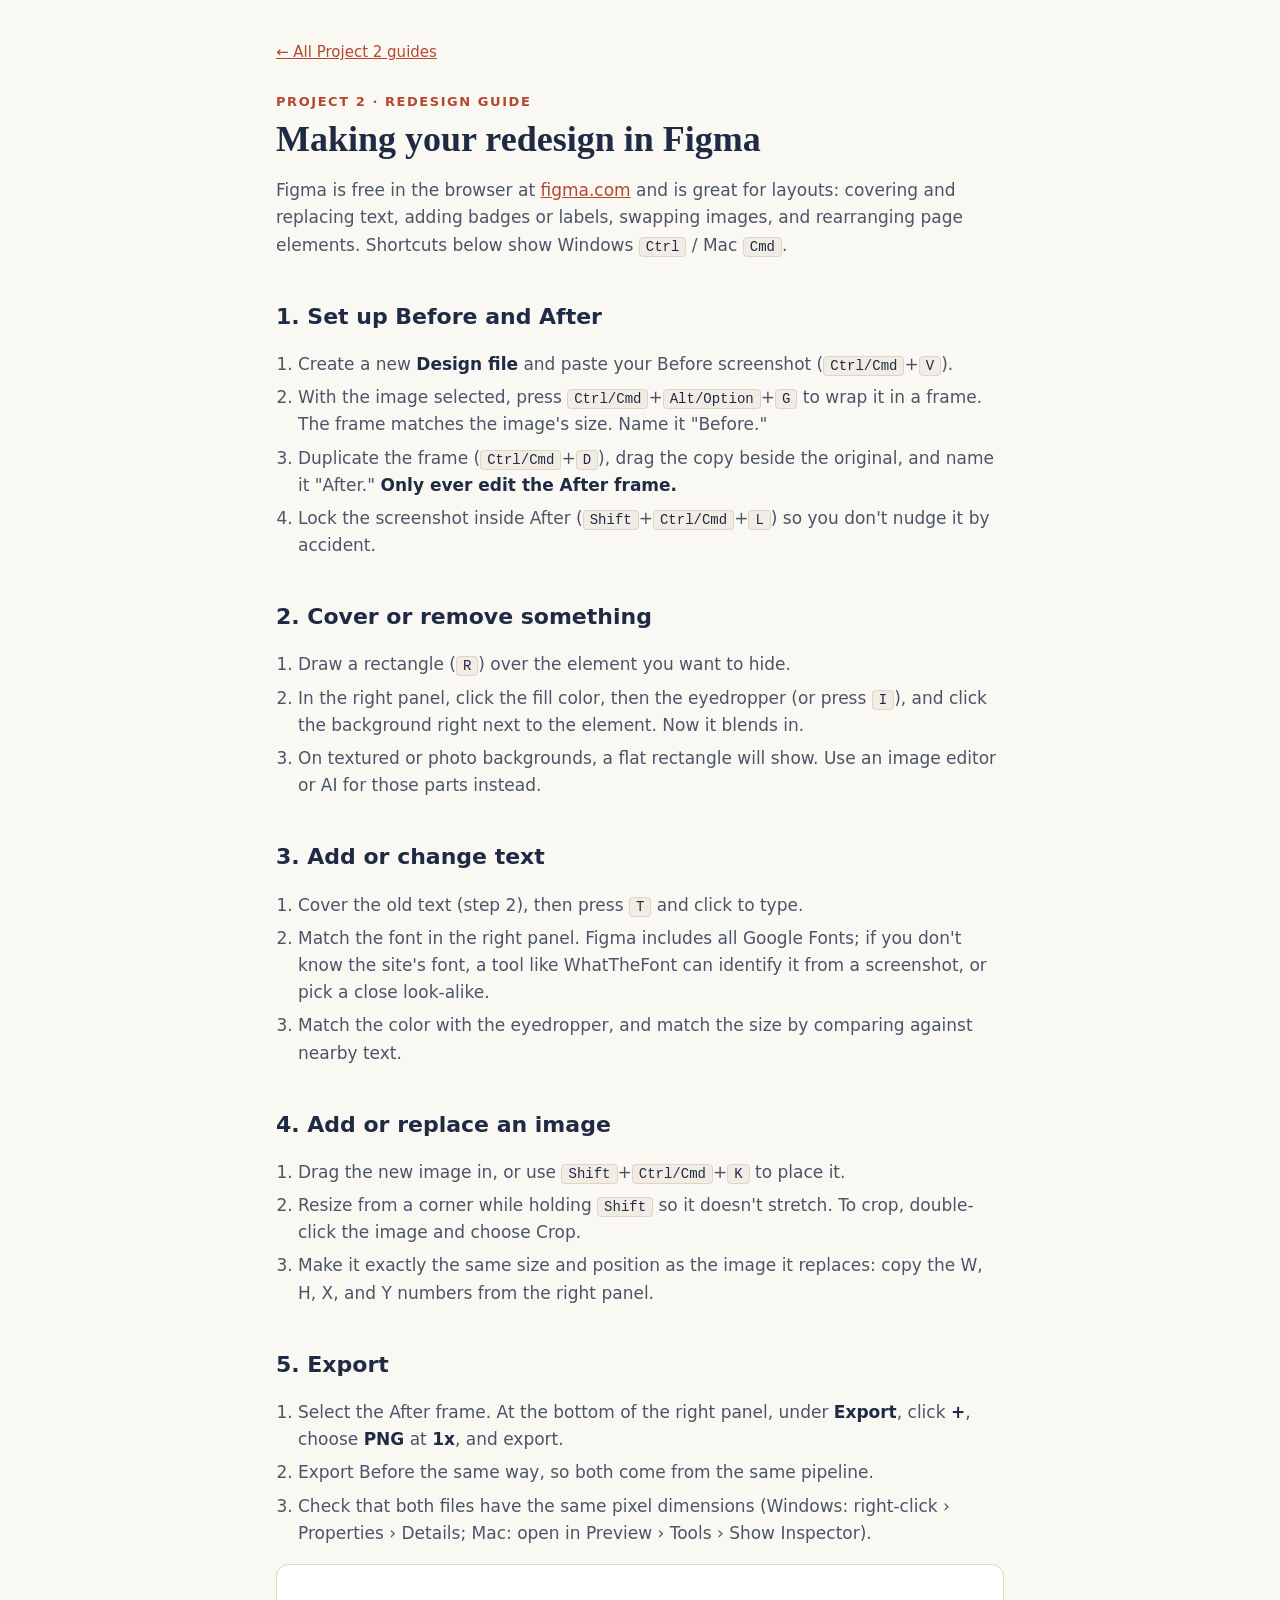
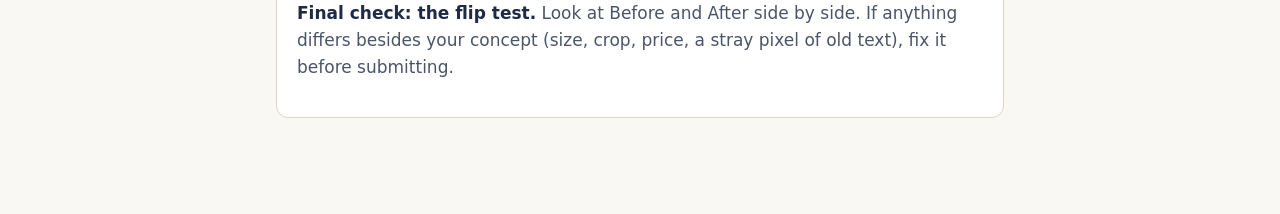
<file: figma/index.html>
<!doctype html>
<html lang="en">
<head>
<meta charset="utf-8">
<meta name="viewport" content="width=device-width, initial-scale=1">
<title>Figma Redesign Tips · Project 2</title>
<style>
:root{--bg:#FAF8F3;--card:#FFFFFF;--ink:#1F2A44;--muted:#4A5568;--accent:#B4472F;--line:#DDD5C6;--code:#F1EDE4}
@media (prefers-color-scheme:dark){:root{--bg:#161B26;--card:#1F2533;--ink:#EEF0F4;--muted:#B7BECB;--accent:#E8876F;--line:#343C4D;--code:#262D3D}}
*{box-sizing:border-box}
body{margin:0;background:var(--bg);color:var(--ink);font:17px/1.6 system-ui,-apple-system,"Segoe UI",Roboto,sans-serif}
main{max-width:760px;margin:0 auto;padding:40px 16px 80px}
.eyebrow{color:var(--accent);font-weight:700;letter-spacing:.12em;text-transform:uppercase;font-size:13px;margin:0}
h1{font-family:Georgia,serif;font-size:36px;line-height:1.15;margin:6px 0 12px}
h2{font-size:22px;margin:40px 0 10px}
p,li{color:var(--muted)}
b,strong{color:var(--ink)}
ol,ul{padding-left:22px}
li{margin:6px 0}
.card{background:var(--card);border:1px solid var(--line);border-radius:12px;padding:18px 20px;margin:16px 0}
kbd{background:var(--code);border:1px solid var(--line);border-radius:4px;padding:1px 6px;font-size:14px;color:var(--ink)}
a{color:var(--accent)}
nav{font-size:15px;margin-bottom:28px}
</style>
</head>
<body>
<main>
<nav><a href="../">← All Project 2 guides</a></nav>
<p class="eyebrow">Project 2 · Redesign guide</p>
<h1>Making your redesign in Figma</h1>
<p>Figma is free in the browser at <a href="https://www.figma.com">figma.com</a> and is great for layouts: covering and replacing text, adding badges or labels, swapping images, and rearranging page elements. Shortcuts below show Windows <kbd>Ctrl</kbd> / Mac <kbd>Cmd</kbd>.</p>

<h2>1. Set up Before and After</h2>
<ol>
<li>Create a new <b>Design file</b> and paste your Before screenshot (<kbd>Ctrl/Cmd</kbd>+<kbd>V</kbd>).</li>
<li>With the image selected, press <kbd>Ctrl/Cmd</kbd>+<kbd>Alt/Option</kbd>+<kbd>G</kbd> to wrap it in a frame. The frame matches the image's size. Name it "Before."</li>
<li>Duplicate the frame (<kbd>Ctrl/Cmd</kbd>+<kbd>D</kbd>), drag the copy beside the original, and name it "After." <b>Only ever edit the After frame.</b></li>
<li>Lock the screenshot inside After (<kbd>Shift</kbd>+<kbd>Ctrl/Cmd</kbd>+<kbd>L</kbd>) so you don't nudge it by accident.</li>
</ol>

<h2>2. Cover or remove something</h2>
<ol>
<li>Draw a rectangle (<kbd>R</kbd>) over the element you want to hide.</li>
<li>In the right panel, click the fill color, then the eyedropper (or press <kbd>I</kbd>), and click the background right next to the element. Now it blends in.</li>
<li>On textured or photo backgrounds, a flat rectangle will show. Use an image editor or AI for those parts instead.</li>
</ol>

<h2>3. Add or change text</h2>
<ol>
<li>Cover the old text (step 2), then press <kbd>T</kbd> and click to type.</li>
<li>Match the font in the right panel. Figma includes all Google Fonts; if you don't know the site's font, a tool like WhatTheFont can identify it from a screenshot, or pick a close look-alike.</li>
<li>Match the color with the eyedropper, and match the size by comparing against nearby text.</li>
</ol>

<h2>4. Add or replace an image</h2>
<ol>
<li>Drag the new image in, or use <kbd>Shift</kbd>+<kbd>Ctrl/Cmd</kbd>+<kbd>K</kbd> to place it.</li>
<li>Resize from a corner while holding <kbd>Shift</kbd> so it doesn't stretch. To crop, double-click the image and choose Crop.</li>
<li>Make it exactly the same size and position as the image it replaces: copy the W, H, X, and Y numbers from the right panel.</li>
</ol>

<h2>5. Export</h2>
<ol>
<li>Select the After frame. At the bottom of the right panel, under <b>Export</b>, click <b>+</b>, choose <b>PNG</b> at <b>1x</b>, and export.</li>
<li>Export Before the same way, so both come from the same pipeline.</li>
<li>Check that both files have the same pixel dimensions (Windows: right-click › Properties › Details; Mac: open in Preview › Tools › Show Inspector).</li>
</ol>

<div class="card">
<p><b>Final check: the flip test.</b> Look at Before and After side by side. If anything differs besides your concept (size, crop, price, a stray pixel of old text), fix it before submitting.</p>
</div>
</main>
</body>
</html>
</file>
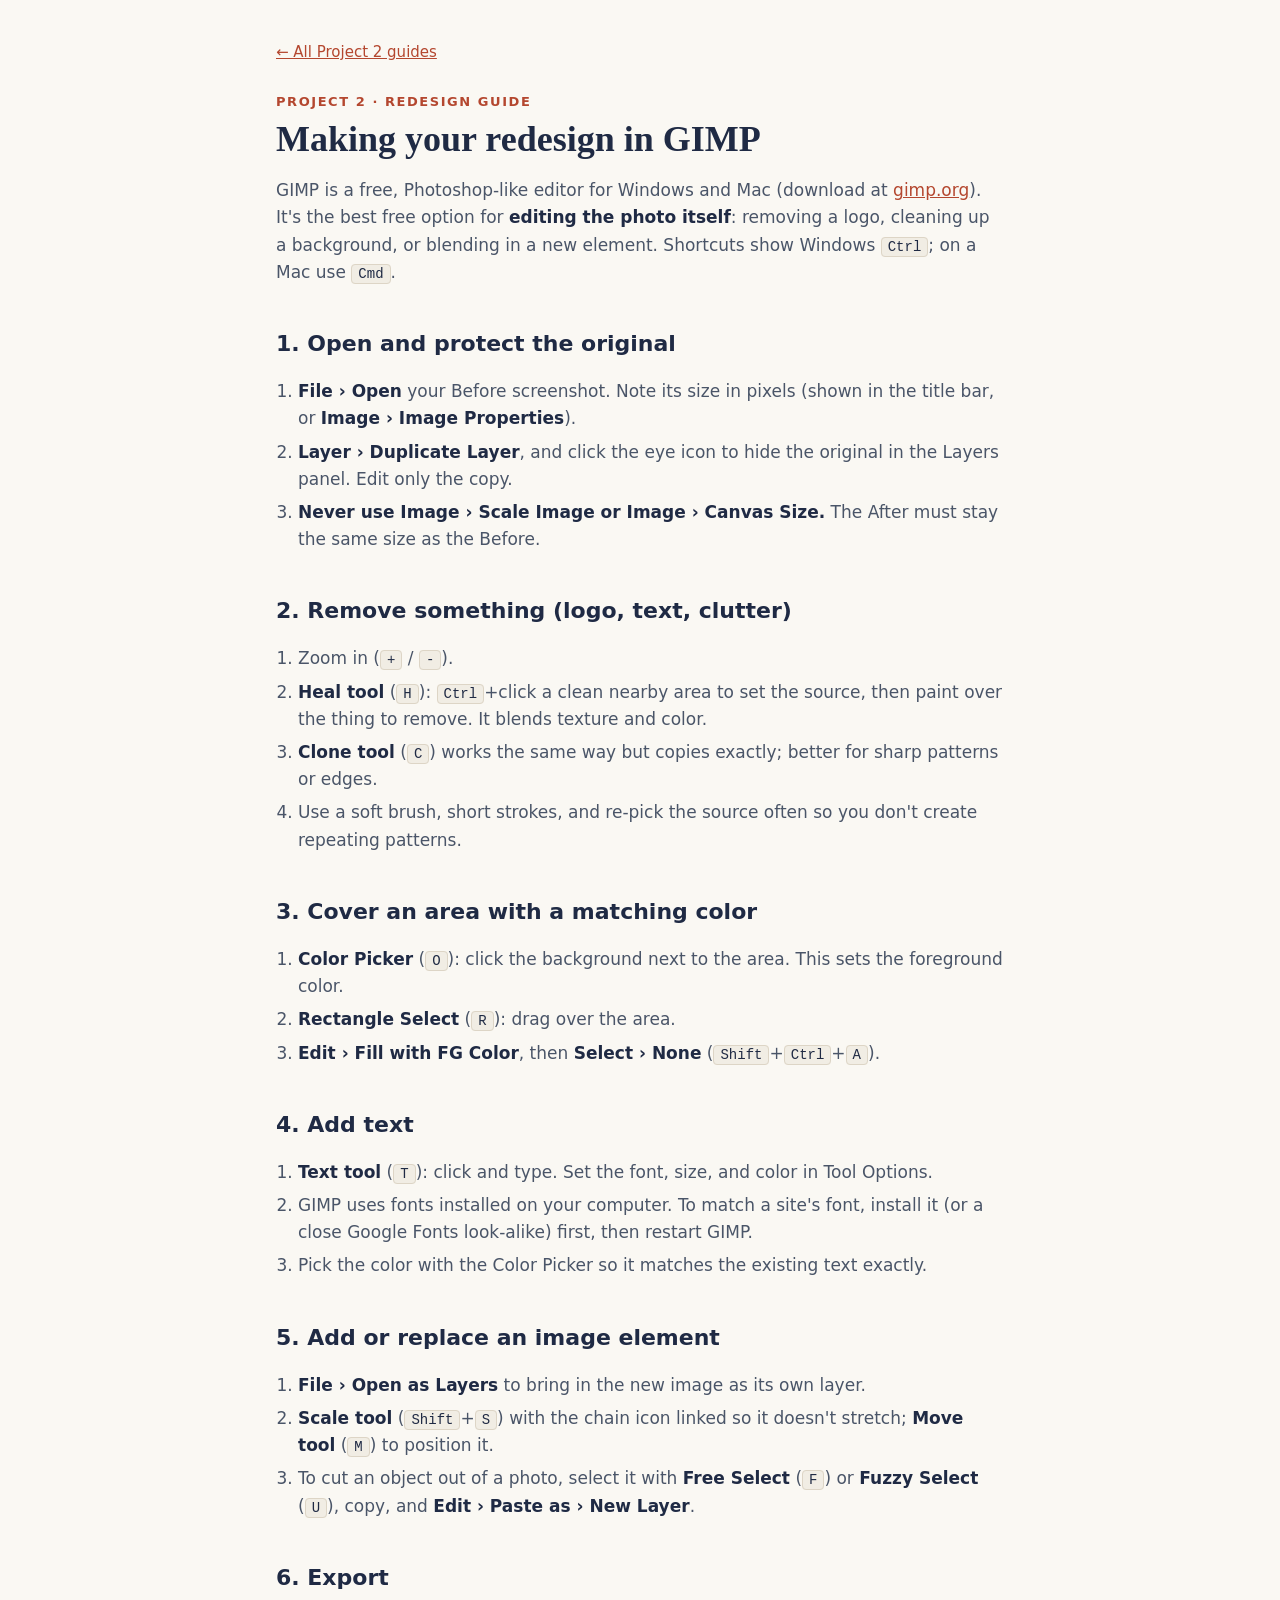
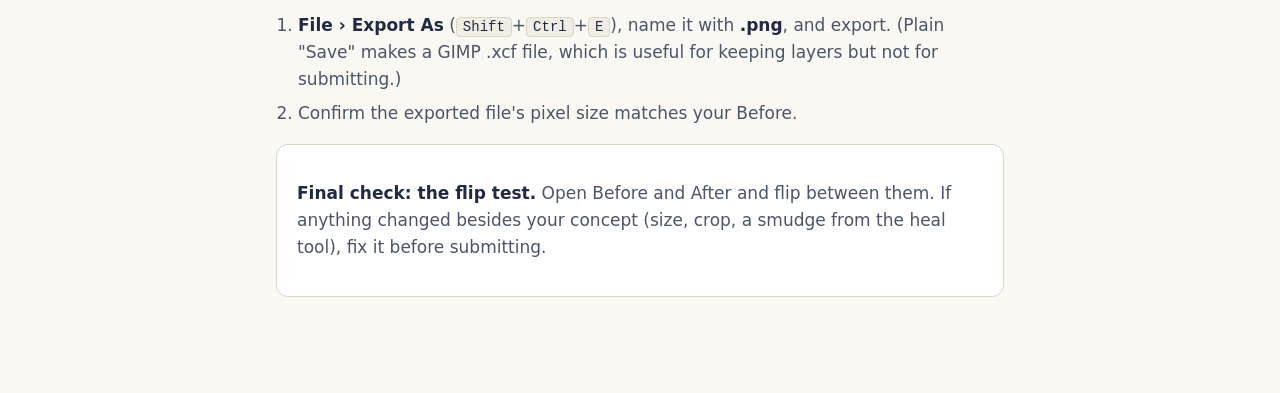
<file: gimp/index.html>
<!doctype html>
<html lang="en">
<head>
<meta charset="utf-8">
<meta name="viewport" content="width=device-width, initial-scale=1">
<title>GIMP Redesign Tips · Project 2</title>
<style>
:root{--bg:#FAF8F3;--card:#FFFFFF;--ink:#1F2A44;--muted:#4A5568;--accent:#B4472F;--line:#DDD5C6;--code:#F1EDE4}
@media (prefers-color-scheme:dark){:root{--bg:#161B26;--card:#1F2533;--ink:#EEF0F4;--muted:#B7BECB;--accent:#E8876F;--line:#343C4D;--code:#262D3D}}
*{box-sizing:border-box}
body{margin:0;background:var(--bg);color:var(--ink);font:17px/1.6 system-ui,-apple-system,"Segoe UI",Roboto,sans-serif}
main{max-width:760px;margin:0 auto;padding:40px 16px 80px}
.eyebrow{color:var(--accent);font-weight:700;letter-spacing:.12em;text-transform:uppercase;font-size:13px;margin:0}
h1{font-family:Georgia,serif;font-size:36px;line-height:1.15;margin:6px 0 12px}
h2{font-size:22px;margin:40px 0 10px}
p,li{color:var(--muted)}
b,strong{color:var(--ink)}
ol,ul{padding-left:22px}
li{margin:6px 0}
.card{background:var(--card);border:1px solid var(--line);border-radius:12px;padding:18px 20px;margin:16px 0}
kbd{background:var(--code);border:1px solid var(--line);border-radius:4px;padding:1px 6px;font-size:14px;color:var(--ink)}
a{color:var(--accent)}
nav{font-size:15px;margin-bottom:28px}
</style>
</head>
<body>
<main>
<nav><a href="../">← All Project 2 guides</a></nav>
<p class="eyebrow">Project 2 · Redesign guide</p>
<h1>Making your redesign in GIMP</h1>
<p>GIMP is a free, Photoshop-like editor for Windows and Mac (download at <a href="https://www.gimp.org">gimp.org</a>). It's the best free option for <b>editing the photo itself</b>: removing a logo, cleaning up a background, or blending in a new element. Shortcuts show Windows <kbd>Ctrl</kbd>; on a Mac use <kbd>Cmd</kbd>.</p>

<h2>1. Open and protect the original</h2>
<ol>
<li><b>File › Open</b> your Before screenshot. Note its size in pixels (shown in the title bar, or <b>Image › Image Properties</b>).</li>
<li><b>Layer › Duplicate Layer</b>, and click the eye icon to hide the original in the Layers panel. Edit only the copy.</li>
<li><b>Never use Image › Scale Image or Image › Canvas Size.</b> The After must stay the same size as the Before.</li>
</ol>

<h2>2. Remove something (logo, text, clutter)</h2>
<ol>
<li>Zoom in (<kbd>+</kbd> / <kbd>-</kbd>).</li>
<li><b>Heal tool</b> (<kbd>H</kbd>): <kbd>Ctrl</kbd>+click a clean nearby area to set the source, then paint over the thing to remove. It blends texture and color.</li>
<li><b>Clone tool</b> (<kbd>C</kbd>) works the same way but copies exactly; better for sharp patterns or edges.</li>
<li>Use a soft brush, short strokes, and re-pick the source often so you don't create repeating patterns.</li>
</ol>

<h2>3. Cover an area with a matching color</h2>
<ol>
<li><b>Color Picker</b> (<kbd>O</kbd>): click the background next to the area. This sets the foreground color.</li>
<li><b>Rectangle Select</b> (<kbd>R</kbd>): drag over the area.</li>
<li><b>Edit › Fill with FG Color</b>, then <b>Select › None</b> (<kbd>Shift</kbd>+<kbd>Ctrl</kbd>+<kbd>A</kbd>).</li>
</ol>

<h2>4. Add text</h2>
<ol>
<li><b>Text tool</b> (<kbd>T</kbd>): click and type. Set the font, size, and color in Tool Options.</li>
<li>GIMP uses fonts installed on your computer. To match a site's font, install it (or a close Google Fonts look-alike) first, then restart GIMP.</li>
<li>Pick the color with the Color Picker so it matches the existing text exactly.</li>
</ol>

<h2>5. Add or replace an image element</h2>
<ol>
<li><b>File › Open as Layers</b> to bring in the new image as its own layer.</li>
<li><b>Scale tool</b> (<kbd>Shift</kbd>+<kbd>S</kbd>) with the chain icon linked so it doesn't stretch; <b>Move tool</b> (<kbd>M</kbd>) to position it.</li>
<li>To cut an object out of a photo, select it with <b>Free Select</b> (<kbd>F</kbd>) or <b>Fuzzy Select</b> (<kbd>U</kbd>), copy, and <b>Edit › Paste as › New Layer</b>.</li>
</ol>

<h2>6. Export</h2>
<ol>
<li><b>File › Export As</b> (<kbd>Shift</kbd>+<kbd>Ctrl</kbd>+<kbd>E</kbd>), name it with <b>.png</b>, and export. (Plain "Save" makes a GIMP .xcf file, which is useful for keeping layers but not for submitting.)</li>
<li>Confirm the exported file's pixel size matches your Before.</li>
</ol>

<div class="card">
<p><b>Final check: the flip test.</b> Open Before and After and flip between them. If anything changed besides your concept (size, crop, a smudge from the heal tool), fix it before submitting.</p>
</div>
</main>
</body>
</html>
</file>
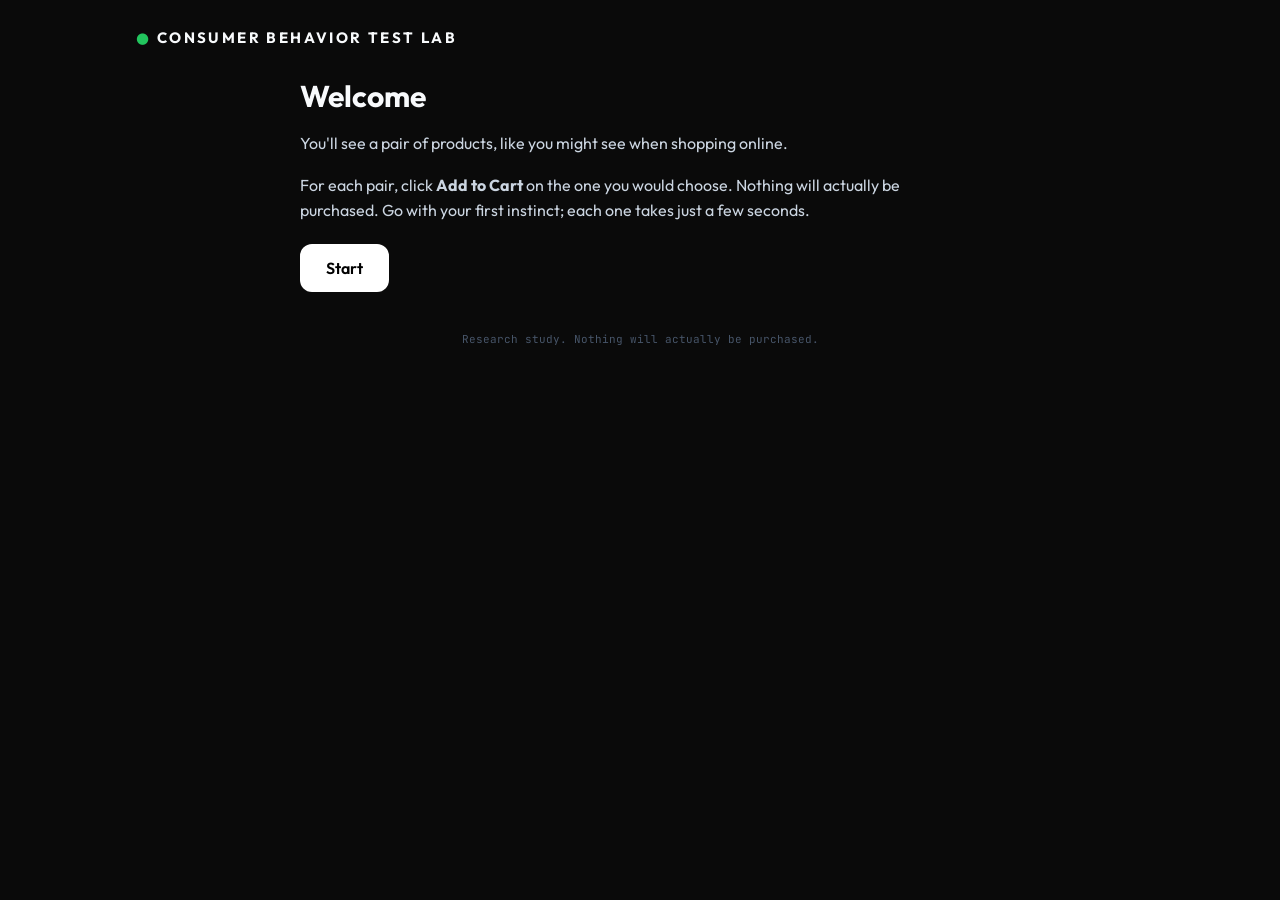
<file: lab/index.html>
<!doctype html>
<html lang="en">
<head>
<meta charset="utf-8">
<meta name="viewport" content="width=device-width, initial-scale=1">
<title>Consumer Behavior Test Lab</title>
<link rel="preconnect" href="https://fonts.googleapis.com">
<link rel="preconnect" href="https://fonts.gstatic.com" crossorigin>
<link href="https://fonts.googleapis.com/css2?family=Outfit:wght@400;500;600;700&family=JetBrains+Mono:wght@400;600&display=swap" rel="stylesheet">
<link rel="stylesheet" href="lab.css">
<style>
html,body{margin:0;background:#0a0a0a;-webkit-text-size-adjust:100%}
body{min-height:100vh}
.wrap{max-width:1040px;margin:0 auto;padding:28px 16px 64px}
.topbar{display:flex;align-items:center;justify-content:space-between;gap:12px;margin-bottom:22px;flex-wrap:wrap;row-gap:8px}
.logo{font-weight:700;letter-spacing:.16em;font-size:15px;text-transform:uppercase}
.logo .dot{color:var(--green)}
.progress{font-family:var(--mono);font-size:12px;color:var(--dim);display:flex;align-items:center;gap:10px}
.bar{width:120px;height:4px;background:var(--line);border-radius:4px;overflow:hidden}
.bar>i{display:block;height:100%;background:var(--green)}
.screen{max-width:680px;margin:0 auto}
.screen h1{font-size:30px;margin:8px 0 14px}
.screen p,.screen li{color:#cbd5e1;line-height:1.6;font-size:16px}
.note{background:var(--panel);border:1px solid var(--line-2);border-radius:14px;padding:14px 18px;margin:18px 0;color:#cbd5e1;line-height:1.55}
.note.test{border-color:#fbbf24;background:rgba(251,191,36,.08)}
.btn{display:inline-flex;align-items:center;justify-content:center;background:#fff;color:#000;border:0;border-radius:12px;padding:14px 26px;font-size:16px;font-weight:600;cursor:pointer;margin:4px 8px 4px 0;text-decoration:none}
.btn.ghost{background:transparent;color:var(--text);border:1px solid var(--line-2)}
table.res{border-collapse:collapse;width:100%;font-family:var(--mono);font-size:13px;margin:12px 0}
table.res td,table.res th{border-bottom:1px solid var(--line);padding:7px 8px;text-align:left;color:#cbd5e1;vertical-align:top}
table.res th{color:var(--muted);font-weight:600}
.url{font-family:var(--mono);font-size:11.5px;word-break:break-all;color:var(--muted)}
.footnote{text-align:center;font-family:var(--mono);font-size:11px;color:#475569;margin-top:36px}
@media (max-width:600px){ .wrap{padding:18px 12px 48px} .logo{font-size:11.5px;letter-spacing:.1em} .bar{width:70px} .screen h1{font-size:24px} }
</style>
</head>
<body class="lab">
<div class="wrap">
  <div class="topbar"><div class="logo" id="logo"></div><div class="progress" id="progress"></div></div>
  <main id="app" class="stage"></main>
  <div class="footnote">Research study. Nothing will actually be purchased.</div>
</div>
<script src="config.js"></script>
<script src="studies.js"></script>
<script src="lab.js"></script>
<script>
(function(){
"use strict";
const C = window.LAB_CONFIG || {}, ALL = window.STUDIES || [], esc = LAB.esc;
const qs = new URLSearchParams(location.search);
const ONLY = (qs.get("only")||"").trim().toLowerCase();
const FORCE_V = (qs.get("v")||"").toUpperCase();
const DEBUG = qs.get("debug")==="1";
const RESERVED = ["only","v","debug","seed","reset"];
const KEY = "cbtl_" + (C.version||"1") + (ONLY ? "_only_"+ONLY : "");
const app = document.getElementById("app");
document.getElementById("logo").innerHTML = '<span class="dot">● </span>' + esc(C.title || "Consumer Behavior Test Lab");
document.title = C.title || document.title;

/* ---------- seeded randomization ---------- */
function mulberry32(a){return function(){a|=0;a=a+0x6D2B79F5|0;let t=Math.imul(a^a>>>15,1|a);t=t+Math.imul(t^t>>>7,61|t)^t;return((t^t>>>14)>>>0)/4294967296;};}
function shuffle(arr,rng){const a=arr.slice();for(let i=a.length-1;i>0;i--){const j=Math.floor(rng()*(i+1));[a[i],a[j]]=[a[j],a[i]];}return a;}
function balanced(n, x, y, rng){ // half x, half y (odd n: extra goes to a random one), shuffled
  const extra = rng()<.5 ? x : y, half = Math.floor(n/2), arr = [];
  for(let i=0;i<half;i++){ arr.push(x); arr.push(y); }
  if(n%2) arr.push(extra);
  return shuffle(arr, rng);
}

const studies = ONLY ? ALL.filter(s=>s.id===ONLY) : ALL;
const isTouch = matchMedia("(pointer:coarse)").matches;

function fresh(){
  let seed = parseInt(qs.get("seed"),10);
  if(!(seed>0)) seed = 1 + Math.floor(Math.random()*1e6);
  const rng = mulberry32(seed*2654435761>>>0);
  const order = shuffle(studies.map(s=>s.id), rng);
  const vers = balanced(order.length, "A", "B", rng), sides = balanced(order.length, "L", "R", rng);
  const ver = {}, side = {};
  order.forEach((id,i)=>{ ver[id] = (FORCE_V==="A"||FORCE_V==="B") ? FORCE_V : vers[i]; side[id] = sides[i]; });
  const pass = {}; qs.forEach((v,k)=>{ if(!RESERVED.includes(k)) pass[k]=v; });
  return {seed, order, ver, side, step:0, res:{}, t0:Date.now(), pass};
}
function load(){
  if(qs.get("reset")==="1"){ try{sessionStorage.removeItem(KEY);}catch(e){} }
  try{ const s = JSON.parse(sessionStorage.getItem(KEY)); if(s && s.order && s.order.length===studies.length) return s; }catch(e){}
  return fresh();
}
let S = load();
function save(){ try{ sessionStorage.setItem(KEY, JSON.stringify(S)); }catch(e){} }
const byId = id => studies.find(s=>s.id===id);

// keep the back button from undoing choices
history.pushState(null,"",location.href);
addEventListener("popstate",()=>history.pushState(null,"",location.href));

function setProgress(){
  const n = S.order.length, el = document.getElementById("progress");
  if(S.step>=1 && S.step<=n) el.innerHTML = `<span>${S.step} / ${n}</span><span class="bar"><i style="width:${(S.step-1)/n*100}%"></i></span>`;
  else el.innerHTML = "";
}
function next(){ S.step++; save(); render(); scrollTo(0,0); }
function render(){
  setProgress();
  if(!studies.length) return renderEmpty();
  if(S.step===0) return renderWelcome();
  if(S.step<=S.order.length) return renderTrial();
  return renderEnd();
}

function renderEmpty(){
  app.innerHTML = `<div class="screen"><h1>${ONLY?"Study not found":"No studies yet"}</h1>
    <p>${ONLY?`There's no study with the ID <b>${esc(ONLY)}</b> on the site yet. If you just submitted it, it appears once your instructor adds it.`:"The study list is empty."}</p></div>`;
}

function renderWelcome(){
  const n = S.order.length, mins = Math.max(1, Math.round(n*7/60));
  app.innerHTML = `<div class="screen">
    ${ONLY?`<div class="note test"><b>Test mode:</b> showing only study <b>${esc(ONLY)}</b>, Version ${esc(S.ver[ONLY])}${FORCE_V?" (forced)":" (random)"}. Your answers here are not saved anywhere.</div>`:""}
    <h1>Welcome</h1>
    <p>You'll see ${n===1?"a pair":`${n} pairs`} of products, like you might see when shopping online.</p>
    <p>For each pair, click <b>Add to Cart</b> on the one you would choose. Nothing will actually be purchased. Go with your first instinct; each one takes just a few seconds.</p>
    ${n>1?`<p>This part takes about ${mins} minute${mins>1?"s":""}. Please don't use your browser's back button.</p>`:""}
    <button class="btn" id="go">Start</button>
  </div>`;
  document.getElementById("go").onclick = ()=>{ S.t0 = Date.now(); next(); };
}

/* ---------- one choice ---------- */
let tracker = null;
document.addEventListener("click", e=>{ if(tracker && !e.target.closest(".buy,.fbtn,.next")) tracker.clicks++; }, true);

function preload(id){ const s = byId(id); if(!s) return; const L = LAB.listings(s, S.ver[id]); [L.client.img, L.comp.img].forEach(src=>{ if(src){ const i=new Image(); i.src=src; } }); }

function renderTrial(){
  const id = S.order[S.step-1], s = byId(id), clientLeft = S.side[id]==="L";
  app.innerHTML = LAB.trialHTML(s, S.ver[id], clientLeft);
  preload(S.order[S.step]);
  const t = tracker = {id, start:performance.now(), hov:{client:0, comp:0}, clicks:0, done:false};
  app.querySelectorAll(".card").forEach(card=>{
    const who = card.dataset.who;
    card.addEventListener("pointerenter", e=>{ if(e.pointerType!=="touch") t.hov[who]++; });
    card.addEventListener("pointerdown", e=>{ if(e.pointerType==="touch" && !e.target.closest(".buy")) t.hov[who]++; });
  });
  const fu = LAB.hasFollowup(s), buys = [...app.querySelectorAll(".buy")];
  const finish = ()=>{
    if(t.done) return; t.done = true;
    const r = { c: t.choice==="client" ? 1 : 0, t: (t.rt/1000).toFixed(1) };
    if(s.track) r.x = `${S.side[id]}.${t.hov.client}.${t.hov.comp}.${t.clicks}`;
    if(fu) r.r = t.r;
    S.res[id] = r; tracker = null;
    app.querySelectorAll("button").forEach(x=>x.disabled=true);
    save(); setTimeout(next, fu ? 150 : 350);
  };
  const nextBtn = app.querySelector(".next");
  const ready = ()=>{ if(nextBtn) nextBtn.disabled = !(t.choice && t.r!=null); };
  buys.forEach(b=>b.addEventListener("click", ()=>{
    if(t.done) return;
    t.choice = b.dataset.who; t.rt = performance.now() - t.start;   // last choice made counts
    buys.forEach(x=>{ x.closest(".card").classList.toggle("chosen", x===b); x.textContent = x===b ? "Added ✓" : "Add to Cart"; });
    if(fu) ready(); else finish();
  }));
  if(fu){
    app.querySelectorAll(".fbtn").forEach(f=>f.addEventListener("click", ()=>{
      if(t.done) return; t.r = Number(f.dataset.r);
      app.querySelectorAll(".fbtn").forEach(x=>x.classList.toggle("on", x===f)); ready();
    }));
    nextBtn.addEventListener("click", ()=>{ if(t.choice && t.r!=null) finish(); });
  }
}

/* ---------- end: send everything to Qualtrics ---------- */
function params(){
  const p = new URLSearchParams();
  Object.entries(S.pass).forEach(([k,v])=>p.set(k,v));
  p.set("lab_ver", C.version||""); p.set("lab_seed", S.seed); p.set("lab_dev", isTouch?"m":"d");
  p.set("lab_dur", Math.round((Date.now()-S.t0)/1000)); p.set("lab_n", Object.keys(S.res).length);
  p.set("lab_ord", S.order.join("-"));
  S.order.forEach(id=>{ const r = S.res[id]; if(!r) return;
    p.set(id+"_v", S.ver[id]); p.set(id+"_c", r.c); p.set(id+"_t", r.t);
    if(r.x!=null) p.set(id+"_x", r.x);
    if(r.r!=null) p.set(id+"_r", r.r); });
  return p;
}
function renderEnd(){
  const p = params(), base = C.QUALTRICS_URL || "";
  const placeholder = !base || /YOUR_UNIVERSITY|SV_X{5,}/.test(base);
  let url = base; try{ const u = new URL(base); p.forEach((v,k)=>u.searchParams.set(k,v)); url = u.toString(); }catch(e){}
  if(!ONLY && !DEBUG && !placeholder){
    try{ sessionStorage.removeItem(KEY); }catch(e){}
    app.innerHTML = `<div class="screen"><h1>Thanks!</h1><p>Saving your responses and taking you to the last few questions…</p>
      <p><a href="${esc(url)}" style="color:var(--green-2)">Click here if you are not taken there automatically.</a></p></div>`;
    setTimeout(()=>location.replace(url), 500);
    return;
  }
  const rows = S.order.map(id=>{ const r=S.res[id]||{};
    return `<tr><td>${esc(id)}</td><td>${esc(S.ver[id])}</td><td>${r.c===1?"1 (client's product)":r.c===0?"0 (competitor)":""}</td><td>${esc(r.t||"")}</td><td>${r.r===1?"1 (yes)":r.r===0?"0 (no)":"–"}</td><td>${esc(r.x||"–")}</td></tr>`; }).join("");
  const again = v => { const u = new URL(location.href); u.searchParams.delete("seed"); u.searchParams.set("reset","1"); if(v) u.searchParams.set("v",v); else u.searchParams.delete("v"); return u.toString(); };
  app.innerHTML = `<div class="screen" style="max-width:820px">
    <h1>${ONLY?"Test complete":"End of choices"}</h1>
    <div class="note test">${ONLY?"<b>Test mode.</b> Nothing was saved. This is what would be recorded for this choice:":placeholder?"<b>Preview:</b> no Qualtrics link is set in config.js yet, so here's what would be sent.":"<b>Debug mode:</b> redirect paused."}</div>
    <table class="res"><tr><th>ID</th><th>_v version</th><th>_c choice</th><th>_t seconds</th><th>_r follow-up</th><th>_x side.hovers mine.hovers theirs.clicks</th></tr>${rows}</table>
    ${ONLY?`<a class="btn" href="${esc(again("A"))}">Try Version A</a><a class="btn" href="${esc(again("B"))}">Try Version B</a><a class="btn ghost" href="${esc(again(""))}">Random version</a>`
      :`<p class="url">${esc(url)}</p><p style="font-size:13px">Link length: ${url.length} characters.</p><a class="btn ghost" href="${esc(again(""))}">Restart</a>`}
  </div>`;
}

render();
})();
</script>
</body>
</html>
</file>
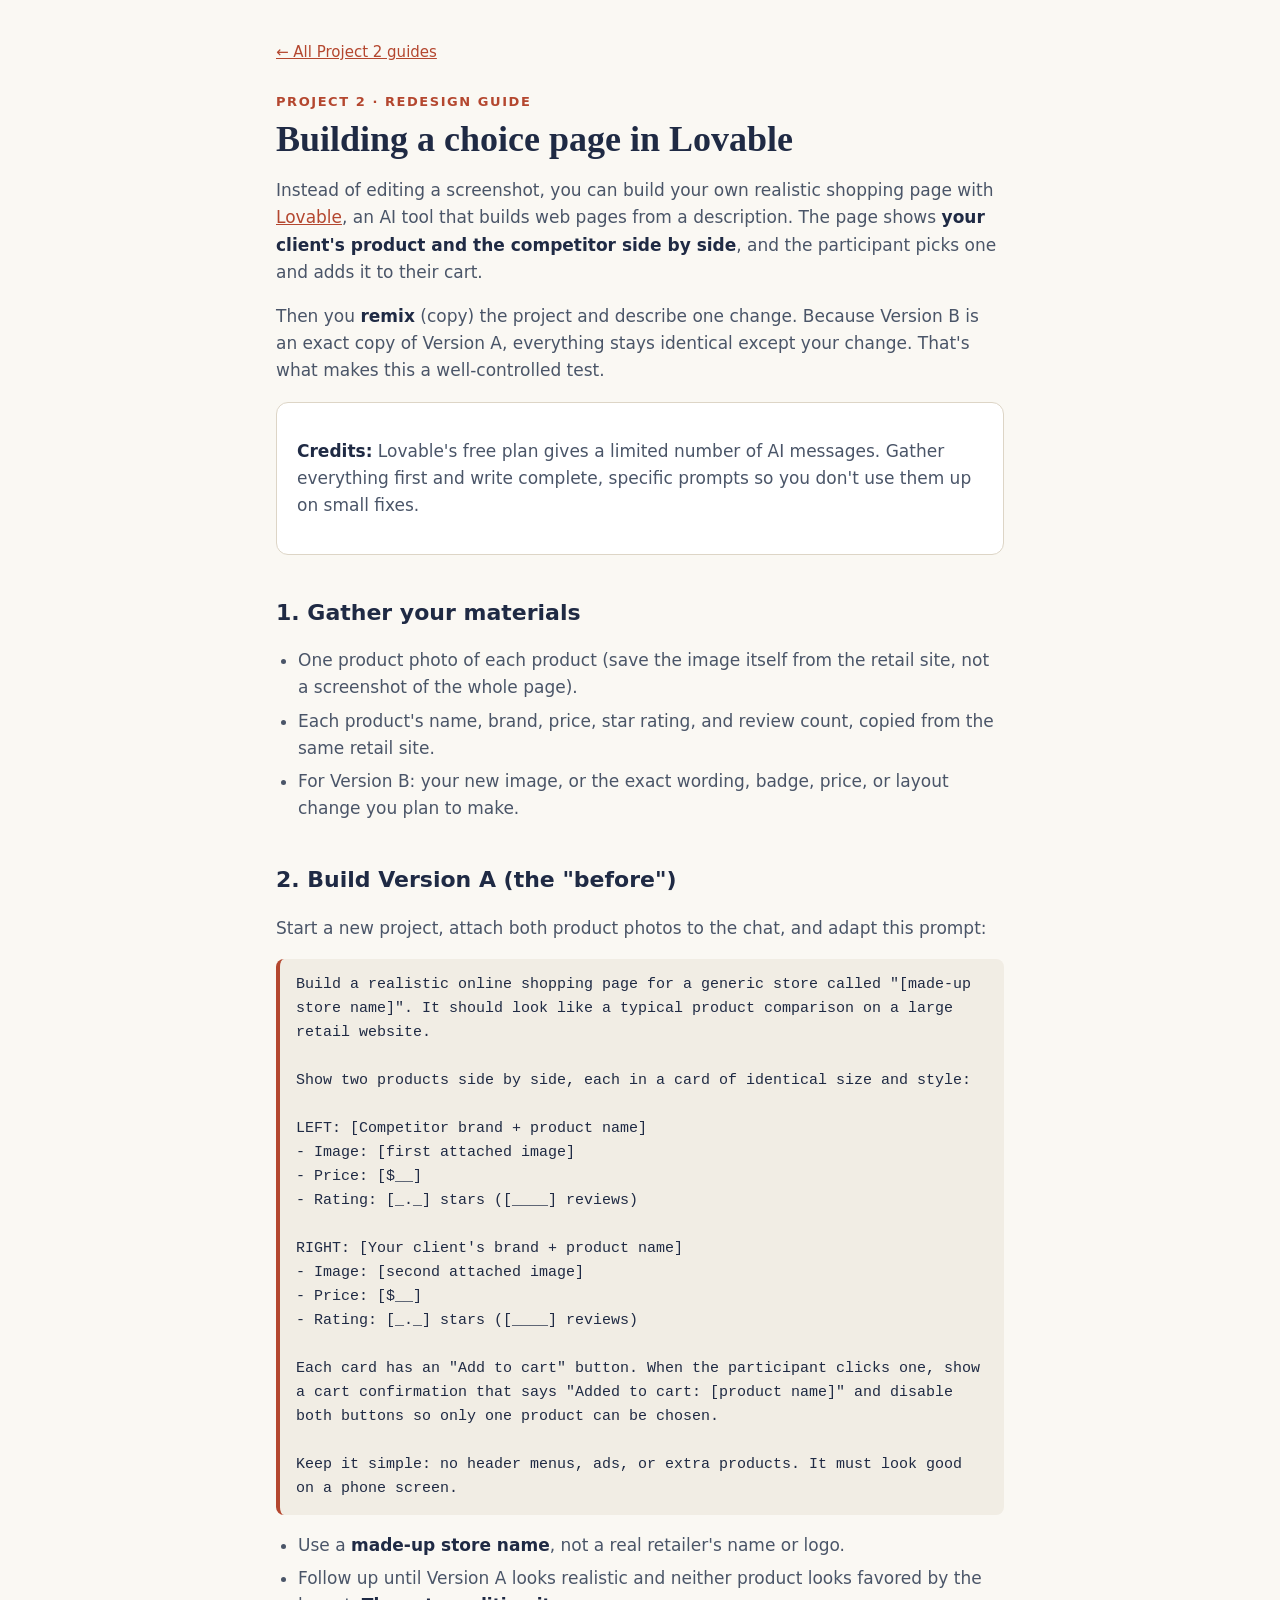
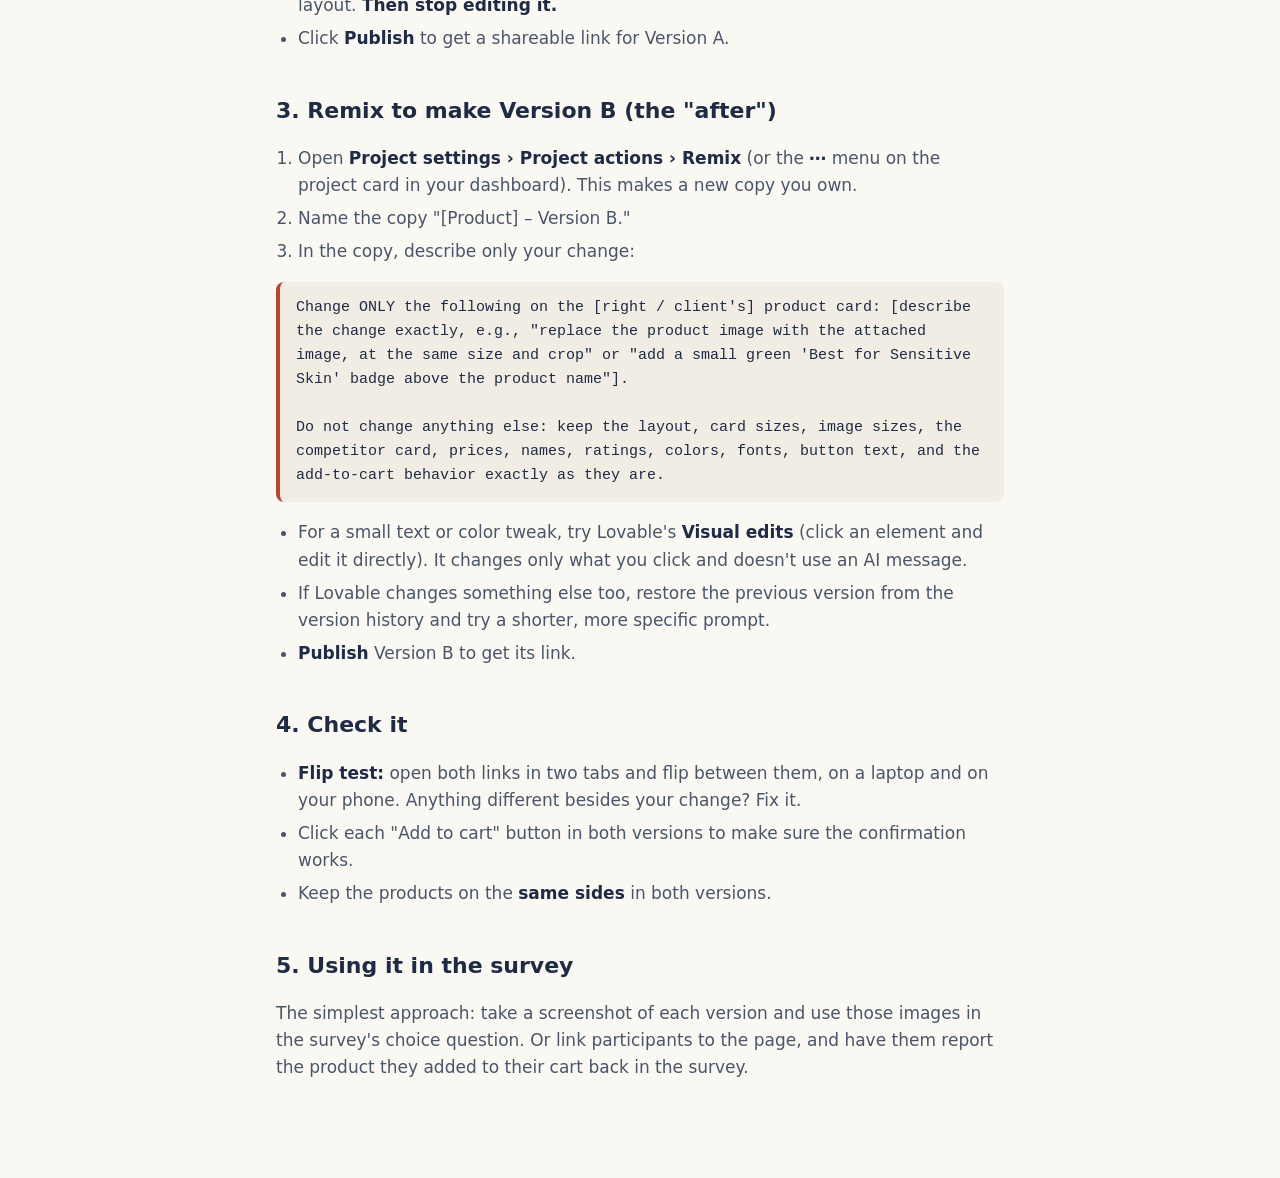
<file: lovable/index.html>
<!doctype html>
<html lang="en">
<head>
<meta charset="utf-8">
<meta name="viewport" content="width=device-width, initial-scale=1">
<title>Lovable Choice Page Tips · Project 2</title>
<style>
:root{--bg:#FAF8F3;--card:#FFFFFF;--ink:#1F2A44;--muted:#4A5568;--accent:#B4472F;--line:#DDD5C6;--code:#F1EDE4}
@media (prefers-color-scheme:dark){:root{--bg:#161B26;--card:#1F2533;--ink:#EEF0F4;--muted:#B7BECB;--accent:#E8876F;--line:#343C4D;--code:#262D3D}}
*{box-sizing:border-box}
body{margin:0;background:var(--bg);color:var(--ink);font:17px/1.6 system-ui,-apple-system,"Segoe UI",Roboto,sans-serif}
main{max-width:760px;margin:0 auto;padding:40px 16px 80px}
.eyebrow{color:var(--accent);font-weight:700;letter-spacing:.12em;text-transform:uppercase;font-size:13px;margin:0}
h1{font-family:Georgia,serif;font-size:36px;line-height:1.15;margin:6px 0 12px}
h2{font-size:22px;margin:40px 0 10px}
p,li{color:var(--muted)}
b,strong{color:var(--ink)}
ol,ul{padding-left:22px}
li{margin:6px 0}
.card{background:var(--card);border:1px solid var(--line);border-radius:12px;padding:18px 20px;margin:16px 0}
.prompt{background:var(--code);border-left:4px solid var(--accent);border-radius:8px;padding:14px 16px;font-family:ui-monospace,Menlo,Consolas,monospace;font-size:15px;white-space:pre-wrap;color:var(--ink)}
kbd{background:var(--code);border:1px solid var(--line);border-radius:4px;padding:1px 6px;font-size:14px;color:var(--ink)}
a{color:var(--accent)}
nav{font-size:15px;margin-bottom:28px}
</style>
</head>
<body>
<main>
<nav><a href="../">← All Project 2 guides</a></nav>
<p class="eyebrow">Project 2 · Redesign guide</p>
<h1>Building a choice page in Lovable</h1>
<p>Instead of editing a screenshot, you can build your own realistic shopping page with <a href="https://lovable.dev">Lovable</a>, an AI tool that builds web pages from a description. The page shows <b>your client's product and the competitor side by side</b>, and the participant picks one and adds it to their cart.</p>
<p>Then you <b>remix</b> (copy) the project and describe one change. Because Version B is an exact copy of Version A, everything stays identical except your change. That's what makes this a well-controlled test.</p>

<div class="card">
<p><b>Credits:</b> Lovable's free plan gives a limited number of AI messages. Gather everything first and write complete, specific prompts so you don't use them up on small fixes.</p>
</div>

<h2>1. Gather your materials</h2>
<ul>
<li>One product photo of each product (save the image itself from the retail site, not a screenshot of the whole page).</li>
<li>Each product's name, brand, price, star rating, and review count, copied from the same retail site.</li>
<li>For Version B: your new image, or the exact wording, badge, price, or layout change you plan to make.</li>
</ul>

<h2>2. Build Version A (the "before")</h2>
<p>Start a new project, attach both product photos to the chat, and adapt this prompt:</p>
<div class="prompt">Build a realistic online shopping page for a generic store called "[made-up store name]". It should look like a typical product comparison on a large retail website.

Show two products side by side, each in a card of identical size and style:

LEFT: [Competitor brand + product name]
- Image: [first attached image]
- Price: [$__]
- Rating: [_._] stars ([____] reviews)

RIGHT: [Your client's brand + product name]
- Image: [second attached image]
- Price: [$__]
- Rating: [_._] stars ([____] reviews)

Each card has an "Add to cart" button. When the participant clicks one, show a cart confirmation that says "Added to cart: [product name]" and disable both buttons so only one product can be chosen.

Keep it simple: no header menus, ads, or extra products. It must look good on a phone screen.</div>
<ul>
<li>Use a <b>made-up store name</b>, not a real retailer's name or logo.</li>
<li>Follow up until Version A looks realistic and neither product looks favored by the layout. <b>Then stop editing it.</b></li>
<li>Click <b>Publish</b> to get a shareable link for Version A.</li>
</ul>

<h2>3. Remix to make Version B (the "after")</h2>
<ol>
<li>Open <b>Project settings › Project actions › Remix</b> (or the <b>⋯</b> menu on the project card in your dashboard). This makes a new copy you own.</li>
<li>Name the copy "[Product] – Version B."</li>
<li>In the copy, describe only your change:</li>
</ol>
<div class="prompt">Change ONLY the following on the [right / client's] product card: [describe the change exactly, e.g., "replace the product image with the attached image, at the same size and crop" or "add a small green 'Best for Sensitive Skin' badge above the product name"].

Do not change anything else: keep the layout, card sizes, image sizes, the competitor card, prices, names, ratings, colors, fonts, button text, and the add-to-cart behavior exactly as they are.</div>
<ul>
<li>For a small text or color tweak, try Lovable's <b>Visual edits</b> (click an element and edit it directly). It changes only what you click and doesn't use an AI message.</li>
<li>If Lovable changes something else too, restore the previous version from the version history and try a shorter, more specific prompt.</li>
<li><b>Publish</b> Version B to get its link.</li>
</ul>

<h2>4. Check it</h2>
<ul>
<li><b>Flip test:</b> open both links in two tabs and flip between them, on a laptop and on your phone. Anything different besides your change? Fix it.</li>
<li>Click each "Add to cart" button in both versions to make sure the confirmation works.</li>
<li>Keep the products on the <b>same sides</b> in both versions.</li>
</ul>

<h2>5. Using it in the survey</h2>
<p>The simplest approach: take a screenshot of each version and use those images in the survey's choice question. Or link participants to the page, and have them report the product they added to their cart back in the survey.</p>
</main>
</body>
</html>
</file>
<file: lab/lab.css>
/* Consumer Behavior Test Lab — shared look for the study page and the tutorial preview.
   Everything is scoped under .lab so it can live inside other pages. */
.lab{
  --bg:#0a0a0a; --panel:#111827; --panel-2:#0f172a; --line:#1f2937; --line-2:#334155;
  --text:#f8fafc; --muted:#94a3b8; --dim:#64748b;
  --green:#22c55e; --green-2:#4ade80; --star:#f59e0b;
  --sans:"Outfit",system-ui,-apple-system,"Segoe UI",Roboto,sans-serif;
  --mono:"JetBrains Mono",ui-monospace,SFMono-Regular,Menlo,Consolas,monospace;
  background:var(--bg); color:var(--text); font-family:var(--sans);
}
.lab *{box-sizing:border-box}
.lab button{font-family:inherit}

/* stage = the area a trial is drawn in; container queries keep the preview and the real page identical */
.lab .stage{container-type:inline-size;width:100%}
.lab .trial{max-width:720px}
.lab .searchline{font-family:var(--mono);font-size:12px;color:var(--dim);margin:0 0 6px}
.lab .cat-title{font-family:var(--sans);font-size:28px;font-weight:700;margin:0 0 14px;line-height:1.2;color:var(--text)}
.lab .qbanner{display:flex;flex-direction:column;gap:6px;background:var(--panel-2);border:1px solid var(--line-2);border-left:6px solid var(--green-2);border-radius:14px;padding:14px 18px;margin-bottom:16px}
.lab .qbanner .qt{font-size:24px;font-weight:700;line-height:1.25}
.lab .grid{display:grid;grid-template-columns:repeat(2,minmax(0,1fr));gap:20px}
.lab .card{background:var(--panel);border:1px solid var(--line);border-radius:18px;display:flex;flex-direction:column;position:relative;transition:border-color .15s}
.lab .card.chosen{border-color:var(--green)}
/* stacked layout for wide images: products one above the other, details to the right */
.lab .trial.wide{max-width:860px}
.lab .grid.stack{grid-template-columns:minmax(0,1fr);gap:16px}
.lab .grid.stack .card{flex-direction:row}
.lab .grid.stack .imgwrap{flex:1 1 auto;min-width:0;border-radius:17px 0 0 17px}
.lab .grid.stack .info{flex:0 0 210px}
.lab .grid.stack .imgwrap img{padding:2.5%}
.lab .imgwrap{position:relative;aspect-ratio:1/1;border-radius:17px 17px 0 0;overflow:hidden;display:flex;align-items:center;justify-content:center}
.lab .imgwrap img{width:100%;height:100%;object-fit:contain;padding:6%;display:block;-webkit-user-drag:none;user-select:none}
.lab .ph{width:100%;height:100%;display:flex;flex-direction:column;align-items:center;justify-content:center;gap:8px;color:#64748b;font-family:var(--mono);font-size:12px;text-align:center;padding:12px}
.lab .ph svg{width:34%;max-width:110px;opacity:.55}
.lab .badge{position:absolute;top:10px;left:10px;font-size:12px;font-weight:600;padding:5px 10px;border-radius:7px;line-height:1.1;background:#c2410c;color:#fff;max-width:calc(100% - 20px)}
.lab .info{padding:14px 16px 16px;display:flex;flex-direction:column;gap:6px;flex:1}
.lab .brand{font-size:18px;font-weight:700;line-height:1.2}
.lab .rating{display:flex;align-items:center;gap:6px;font-size:13.5px;color:#e2e8f0;flex-wrap:wrap}
.lab .stars{position:relative;display:inline-block;font-size:14px;letter-spacing:1px;line-height:1}
.lab .stars .base{color:#475569}
.lab .stars .fill{position:absolute;left:0;top:0;overflow:hidden;white-space:nowrap;color:var(--star)}
.lab .rcount{color:#7dd3fc}
.lab .pop{font-size:13px;color:var(--muted)}
.lab .price{font-size:22px;font-weight:700;color:var(--green);margin-top:2px}
.lab .price sup{font-size:.55em;vertical-align:.6em;margin-left:1px}
.lab .ship{font-family:var(--mono);font-size:11px;color:var(--dim)}
.lab .spacer{flex:1}
.lab .buy{margin-top:8px;width:100%;background:#000;color:#fff;border:1px solid var(--line-2);border-radius:12px;padding:12px 10px;font-size:15px;font-weight:600;cursor:pointer;transition:border-color .15s,background .15s;line-height:1.25}
.lab .buy:hover,.lab .buy:focus-visible{border-color:var(--green);outline:none}
.lab .buy:disabled{cursor:default}
.lab .card.chosen .buy{background:var(--green);color:#04130a;border-color:var(--green)}

.lab .fu{margin-top:18px;background:var(--panel-2);border:1px solid var(--line-2);border-radius:14px;padding:14px 18px 16px}
.lab .fq{font-size:18px;font-weight:600;margin:0 0 10px;line-height:1.35}
.lab .fbtns{display:flex;gap:10px}
.lab .fbtn{flex:1;max-width:160px;background:#000;color:#fff;border:1px solid var(--line-2);border-radius:12px;padding:11px 10px;font-size:15px;font-weight:600;cursor:pointer}
.lab .fbtn:hover{border-color:var(--green)}
.lab .fbtn.on{background:var(--green);border-color:var(--green);color:#04130a}
.lab .next{display:block;margin:14px 0 0 auto;background:#fff;color:#000;border:0;border-radius:12px;padding:12px 26px;font-size:16px;font-weight:700;cursor:pointer}
.lab .next:disabled{opacity:.3;cursor:not-allowed}

@container (max-width:560px){
  .lab .grid.stack .card{flex-direction:column}
  .lab .grid.stack .imgwrap{border-radius:17px 17px 0 0;flex:none;width:100%}
  .lab .grid.stack .info{flex:none}
  .lab .fq{font-size:16px}
  .lab .fbtn{padding:10px 6px;font-size:14px}
  .lab .cat-title{font-size:22px}
  .lab .qbanner{padding:12px 14px;border-left-width:5px}
  .lab .qbanner .qt{font-size:19px}
  .lab .grid{gap:10px}
  .lab .info{padding:10px 10px 12px;gap:5px}
  .lab .brand{font-size:15px}
  .lab .rating{font-size:12px;gap:4px}
  .lab .stars{font-size:12px;letter-spacing:0}
  .lab .pop{font-size:11.5px}
  .lab .price{font-size:18px}
  .lab .ship{font-size:9.5px}
  .lab .badge{font-size:10.5px;padding:4px 7px;top:7px;left:7px}
  .lab .buy{padding:10px 6px;font-size:13px}
}
</file>
